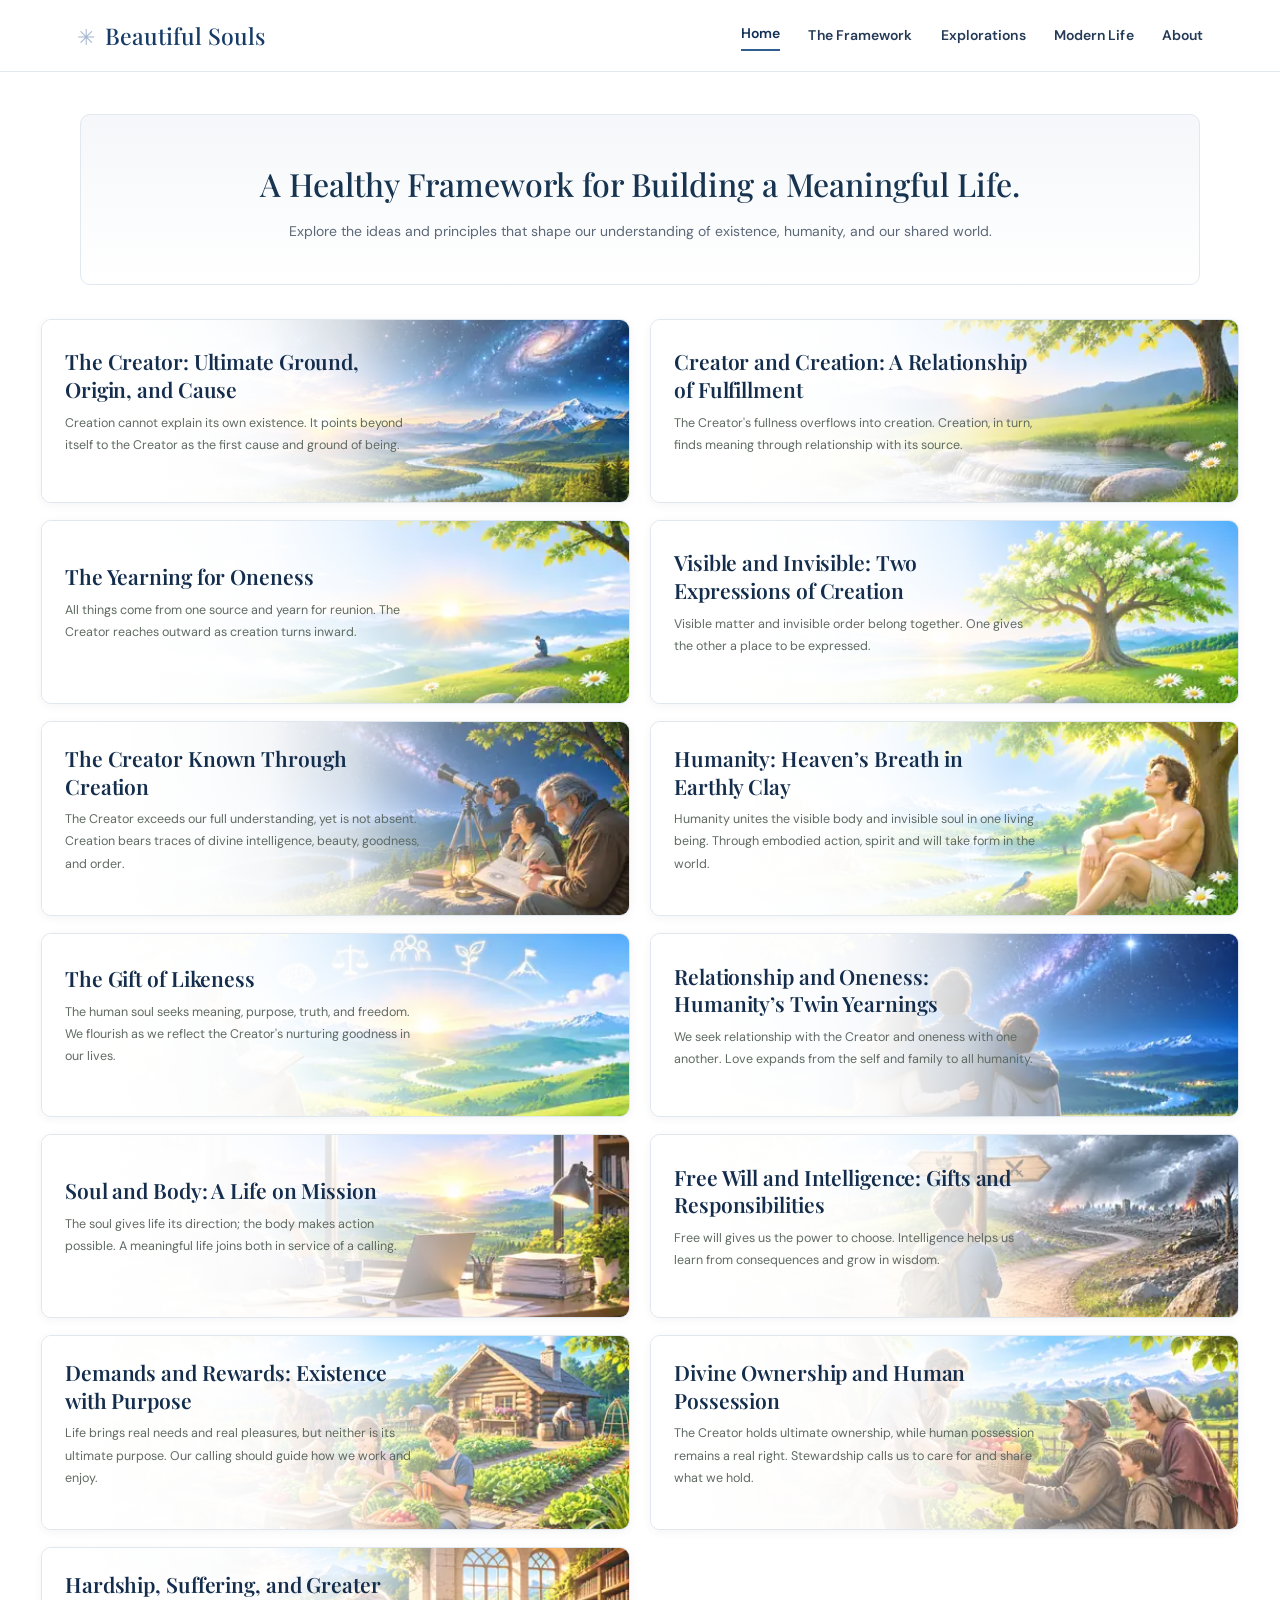
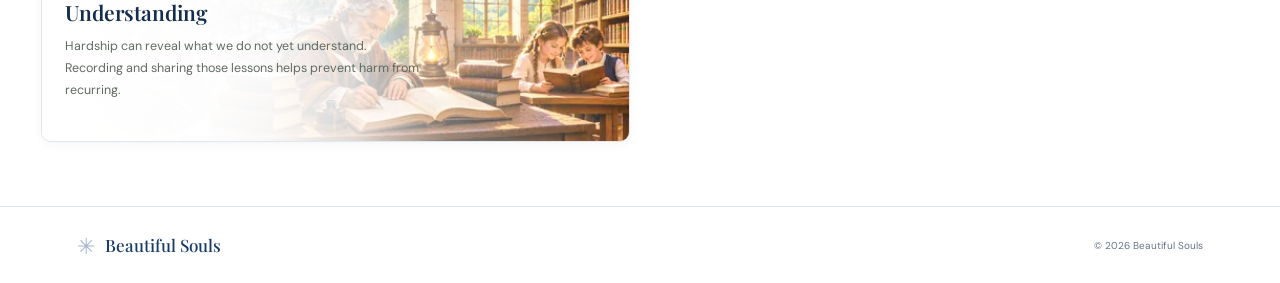
<file: index.html>
<!doctype html>
<html lang="en">
<head>
  <meta charset="utf-8">
  <meta name="viewport" content="width=device-width, initial-scale=1">
  <meta name="theme-color" content="#ffffff">
  <link rel="preconnect" href="https://fonts.googleapis.com">
  <link rel="preconnect" href="https://fonts.gstatic.com" crossorigin>
  <link href="https://fonts.googleapis.com/css2?family=DM+Sans:wght@400;500;600;700&family=Playfair+Display:ital,wght@0,500;0,600;1,500&display=swap" rel="stylesheet">
  <link rel="stylesheet" href="assets/styles/site.css?v=9">
  <meta name="description" content="Explore thirteen foundational themes on the Creator, humanity, meaning, relationship, responsibility, and our shared world.">
  <title>Beautiful Souls</title>
</head>
<body>
  <header class="site-header" id="top">
    <a class="brand" href="index.html" aria-label="Beautiful Souls home"><span class="brand-mark" aria-hidden="true">✳</span><span>Beautiful Souls</span></a>
    <button class="menu-toggle" aria-label="Open navigation" aria-expanded="false" aria-controls="site-navigation">☰</button>
    <nav class="nav" id="site-navigation">
      <a href="index.html">Home</a><a href="framework.html">The Framework</a><a href="explorations.html">Explorations</a><a href="modern-life.html">Modern Life</a><a href="about.html">About</a>
    </nav>
  </header>
  <main class="home-highlights">
    <section class="home-intro" aria-labelledby="home-intro-title">
      <h2 id="home-intro-title">A Healthy Framework for Building a Meaningful Life.</h2>
      <p>Explore the ideas and principles that shape our understanding of existence, humanity, and our shared world.</p>
    </section>
    <div class="highlight-grid" id="highlight-grid" aria-live="polite" aria-busy="true"></div>
  </main>
  <footer class="site-footer">
    <a class="brand" href="index.html"><span class="brand-mark" aria-hidden="true">✳</span>Beautiful Souls</a>
    <span>© <span data-year></span> Beautiful Souls</span>
  </footer>
  <script src="assets/scripts/site.js"></script>
  <script src="assets/scripts/homepage.js?v=1"></script>
</body>
</html>
</file>
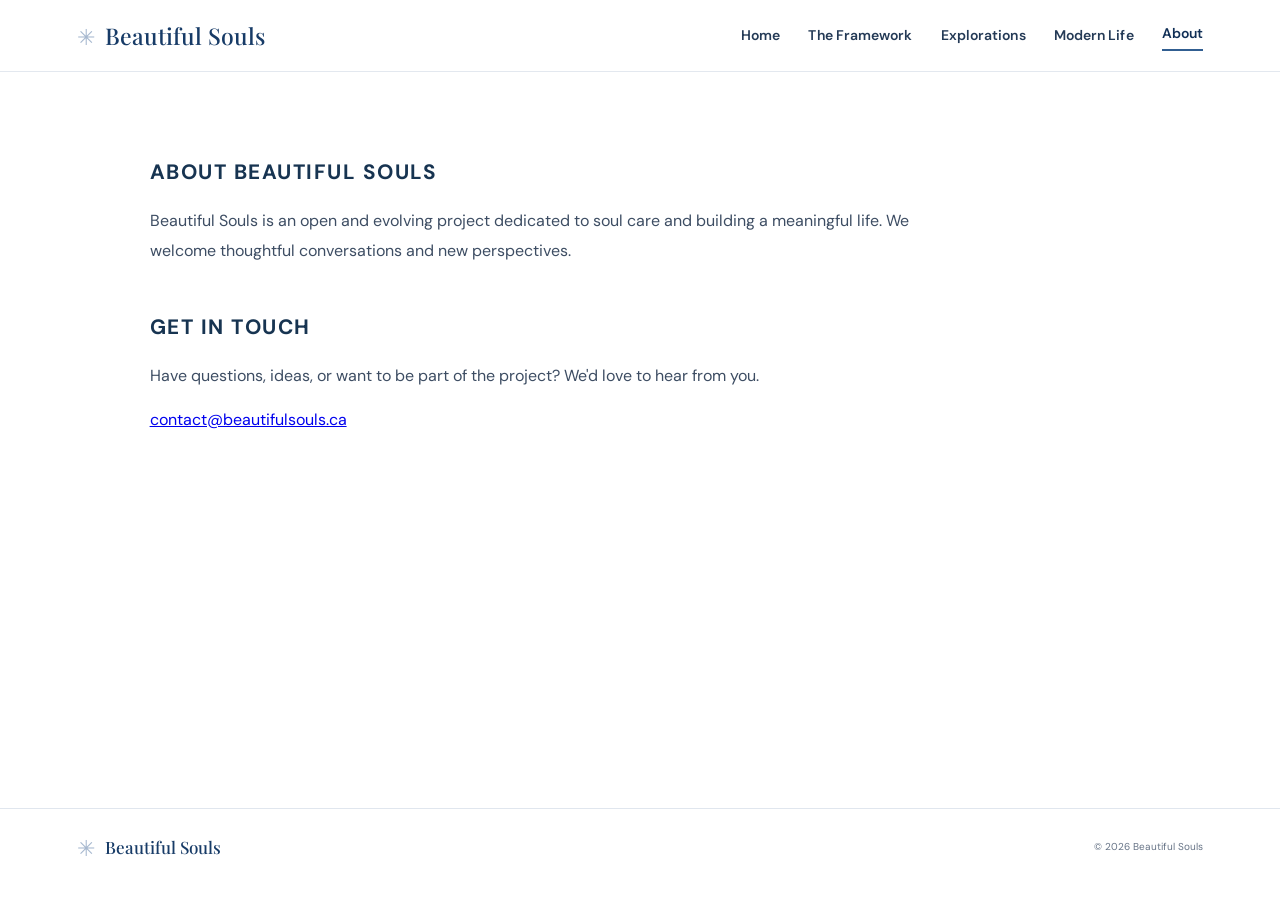
<file: about.html>
<!doctype html>
<html lang="en">
<head>
  <meta charset="utf-8"><meta name="viewport" content="width=device-width, initial-scale=1"><meta name="theme-color" content="#f4f0e7">
  <link rel="preconnect" href="https://fonts.googleapis.com"><link rel="preconnect" href="https://fonts.gstatic.com" crossorigin>
  <link href="https://fonts.googleapis.com/css2?family=DM+Sans:wght@400;500;600;700&family=Playfair+Display:ital,wght@0,500;0,600;1,500&display=swap" rel="stylesheet"><link rel="stylesheet" href="assets/styles/site.css?v=9">
  <meta name="description" content="Beautiful Souls is an evolving project devoted to caring for the soul and building a meaningful life."><title>About | Beautiful Souls</title>
</head>
<body>
<header class="site-header" id="top">
  <a class="brand" href="index.html" aria-label="Beautiful Souls home"><span class="brand-mark" aria-hidden="true">✳</span><span>Beautiful Souls</span></a>
  <button class="menu-toggle" aria-label="Open navigation" aria-expanded="false" aria-controls="site-navigation">☰</button>
  <nav class="nav" id="site-navigation"><a href="index.html">Home</a><a href="framework.html">The Framework</a><a href="explorations.html">Explorations</a><a href="modern-life.html">Modern Life</a><a href="about.html">About</a></nav>
</header>
<main class="simple-page">
  <section class="simple-page-content">
    <h1 class="simple-page-title">ABOUT BEAUTIFUL SOULS</h1>
    <p class="simple-page-body">Beautiful Souls is an open and evolving project dedicated to soul care and building a meaningful life. We welcome thoughtful conversations and new perspectives.</p>
    <section class="about-contact" aria-labelledby="about-contact-title" style="margin-top:48px">
      <h2 class="simple-page-title" id="about-contact-title">GET IN TOUCH</h2>
      <p class="simple-page-body">Have questions, ideas, or want to be part of the project? We'd love to hear from you.</p>
      <p class="simple-page-body" style="margin-top:14px"><a href="mailto:contact@beautifulsouls.ca">contact@beautifulsouls.ca</a></p>
    </section>
  </section>
</main>
<footer class="site-footer"><a class="brand" href="index.html"><span class="brand-mark" aria-hidden="true">✳</span>Beautiful Souls</a><span>© <span data-year></span> Beautiful Souls</span></footer>
<script src="assets/scripts/site.js"></script>
</body>
</html>
</file>
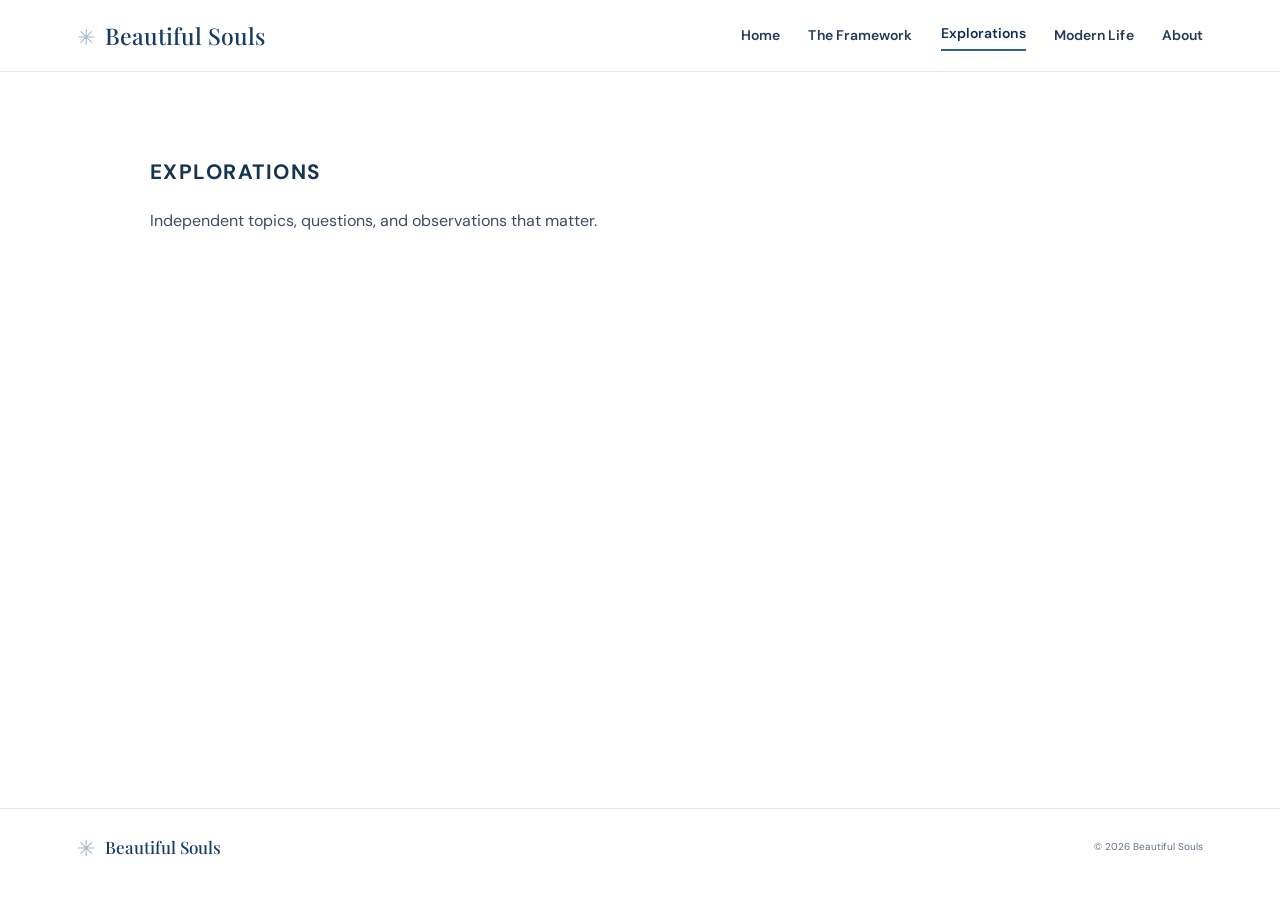
<file: explorations.html>
<!doctype html>
<html lang="en">
<head>
  <meta charset="utf-8"><meta name="viewport" content="width=device-width, initial-scale=1"><meta name="theme-color" content="#f4f0e7">
  <link rel="preconnect" href="https://fonts.googleapis.com"><link rel="preconnect" href="https://fonts.gstatic.com" crossorigin>
  <link href="https://fonts.googleapis.com/css2?family=DM+Sans:wght@400;500;600;700&family=Playfair+Display:ital,wght@0,500;0,600;1,500&display=swap" rel="stylesheet"><link rel="stylesheet" href="assets/styles/site.css?v=9">
  <meta name="description" content="Independent topics, questions, and observations that matter."><title>Explorations | Beautiful Souls</title>
</head>
<body>
<header class="site-header" id="top">
  <a class="brand" href="index.html" aria-label="Beautiful Souls home"><span class="brand-mark" aria-hidden="true">✳</span><span>Beautiful Souls</span></a>
  <button class="menu-toggle" aria-label="Open navigation" aria-expanded="false" aria-controls="site-navigation">☰</button>
  <nav class="nav" id="site-navigation"><a href="index.html">Home</a><a href="framework.html">The Framework</a><a href="explorations.html">Explorations</a><a href="modern-life.html">Modern Life</a><a href="about.html">About</a></nav>
</header>
<main class="simple-page">
  <section class="simple-page-content">
    <h1 class="simple-page-title">EXPLORATIONS</h1>
    <p class="simple-page-body">Independent topics, questions, and observations that matter.</p>
  </section>
</main>
<footer class="site-footer"><a class="brand" href="index.html"><span class="brand-mark" aria-hidden="true">✳</span>Beautiful Souls</a><span>© <span data-year></span> Beautiful Souls</span></footer>
<script src="assets/scripts/site.js"></script>
</body>
</html>
</file>
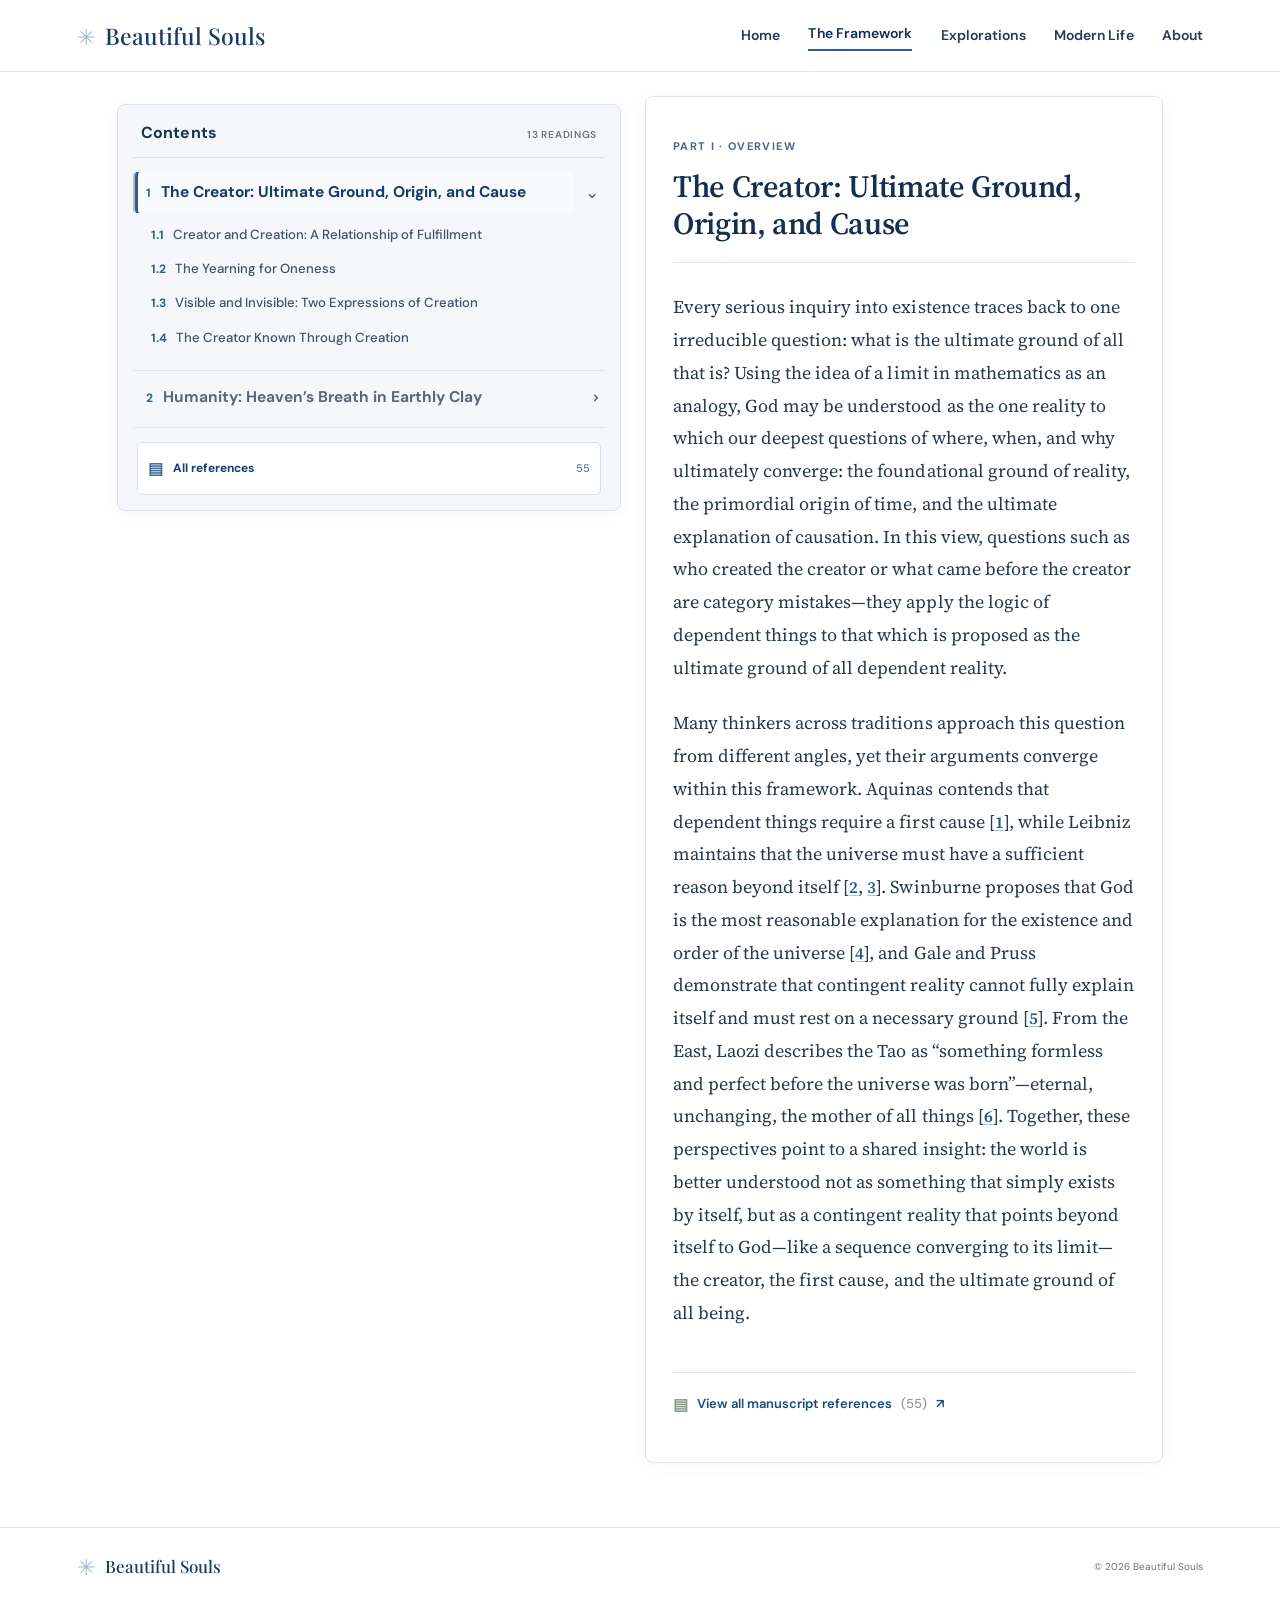
<file: framework.html>
<!doctype html>
<html lang="en">
<head>
  <meta charset="utf-8">
  <meta name="viewport" content="width=device-width, initial-scale=1">
  <meta name="theme-color" content="#f4f0e7">
  <link rel="preconnect" href="https://fonts.googleapis.com">
  <link rel="preconnect" href="https://fonts.gstatic.com" crossorigin>
  <link href="https://fonts.googleapis.com/css2?family=DM+Sans:wght@400;500;600;700&family=Playfair+Display:ital,wght@0,500;0,600;1,500&family=Source+Serif+4:opsz,wght@8..60,400;8..60,500;8..60,600;8..60,700&display=swap" rel="stylesheet">
  <link rel="stylesheet" href="assets/styles/site.css?v=15">
  <meta name="description" content="Read the original essays in the Beautiful Souls framework with expandable contents and inline references.">
  <title>The Framework | Beautiful Souls</title>
  </head>
<body>
  <header class="site-header" id="top">
    <a class="brand" href="index.html" aria-label="Beautiful Souls home"><span class="brand-mark" aria-hidden="true">✳</span><span>Beautiful Souls</span></a>
    <button class="menu-toggle" aria-label="Open navigation" aria-expanded="false" aria-controls="site-navigation">☰</button>
    <nav class="nav" id="site-navigation">
      <a href="index.html">Home</a><a href="framework.html">The Framework</a><a href="explorations.html">Explorations</a><a href="modern-life.html">Modern Life</a><a href="about.html">About</a>
    </nav>
  </header>
  <main class="framework-shell">
    
    <div class="framework-workspace">
      <aside class="reader-aside" aria-label="Framework contents">
        <div class="toc-header"><span class="toc-heading">Contents</span><span class="toc-count">13 readings</span></div>
        <nav id="reader-toc" class="reader-toc" aria-label="Framework sections"></nav>
        <a class="references-nav-link" href="references.html"><span aria-hidden="true">▤</span><span>All references</span><span class="references-count">55</span></a>
      </aside>
      <article class="reader-article" aria-live="polite">
        <div class="reader-meta" id="reader-meta">PART I</div>
        <h1 id="reader-title">The Creator: Ultimate Ground, Origin, and Cause</h1>
        <div class="reader-rule"></div>
        <div id="reader-body" class="essay-body">
          <p>Every serious inquiry into existence traces back to one irreducible question: what is the ultimate ground of all that is? Using the idea of a limit in mathematics as an analogy, God may be understood as the one reality to which our deepest questions of where, when, and why ultimately converge: the foundational ground of reality, the primordial origin of time, and the ultimate explanation of causation. In this view, questions such as who created the creator or what came before the creator are category mistakes—they apply the logic of dependent things to that which is proposed as the ultimate ground of all dependent reality.</p>
          <p>Many thinkers across traditions approach this question from different angles, yet their arguments converge within this framework. Aquinas contends that dependent things require a first cause [<a class="citation" href="references.html#ref-1" aria-label="Reference 1">1</a>], while Leibniz maintains that the universe must have a sufficient reason beyond itself [<a class="citation" href="references.html#ref-2" aria-label="Reference 2">2</a>, <a class="citation" href="references.html#ref-3" aria-label="Reference 3">3</a>]. Swinburne proposes that God is the most reasonable explanation for the existence and order of the universe [<a class="citation" href="references.html#ref-4" aria-label="Reference 4">4</a>], and Gale and Pruss demonstrate that contingent reality cannot fully explain itself and must rest on a necessary ground [<a class="citation" href="references.html#ref-5" aria-label="Reference 5">5</a>]. From the East, Laozi describes the Tao as “something formless and perfect before the universe was born”—eternal, unchanging, the mother of all things [<a class="citation" href="references.html#ref-6" aria-label="Reference 6">6</a>]. Together, these perspectives point to a shared insight: the world is better understood not as something that simply exists by itself, but as a contingent reality that points beyond itself to God—like a sequence converging to its limit—the creator, the first cause, and the ultimate ground of all being.</p>
        </div>
        <div class="reader-endnote"><a href="references.html"><span aria-hidden="true">▤</span> View all manuscript references <span class="endnote-count">(55)</span><span aria-hidden="true">↗</span></a></div>
      </article>
    </div>
  </main>
  <footer class="site-footer">
    <a class="brand" href="index.html"><span class="brand-mark" aria-hidden="true">✳</span>Beautiful Souls</a>
    <span>© <span data-year></span> Beautiful Souls</span>
  </footer>
  <script src="assets/scripts/site.js"></script>
  <script src="assets/scripts/framework-reader.js?v=4"></script>
</body>
</html>
</file>
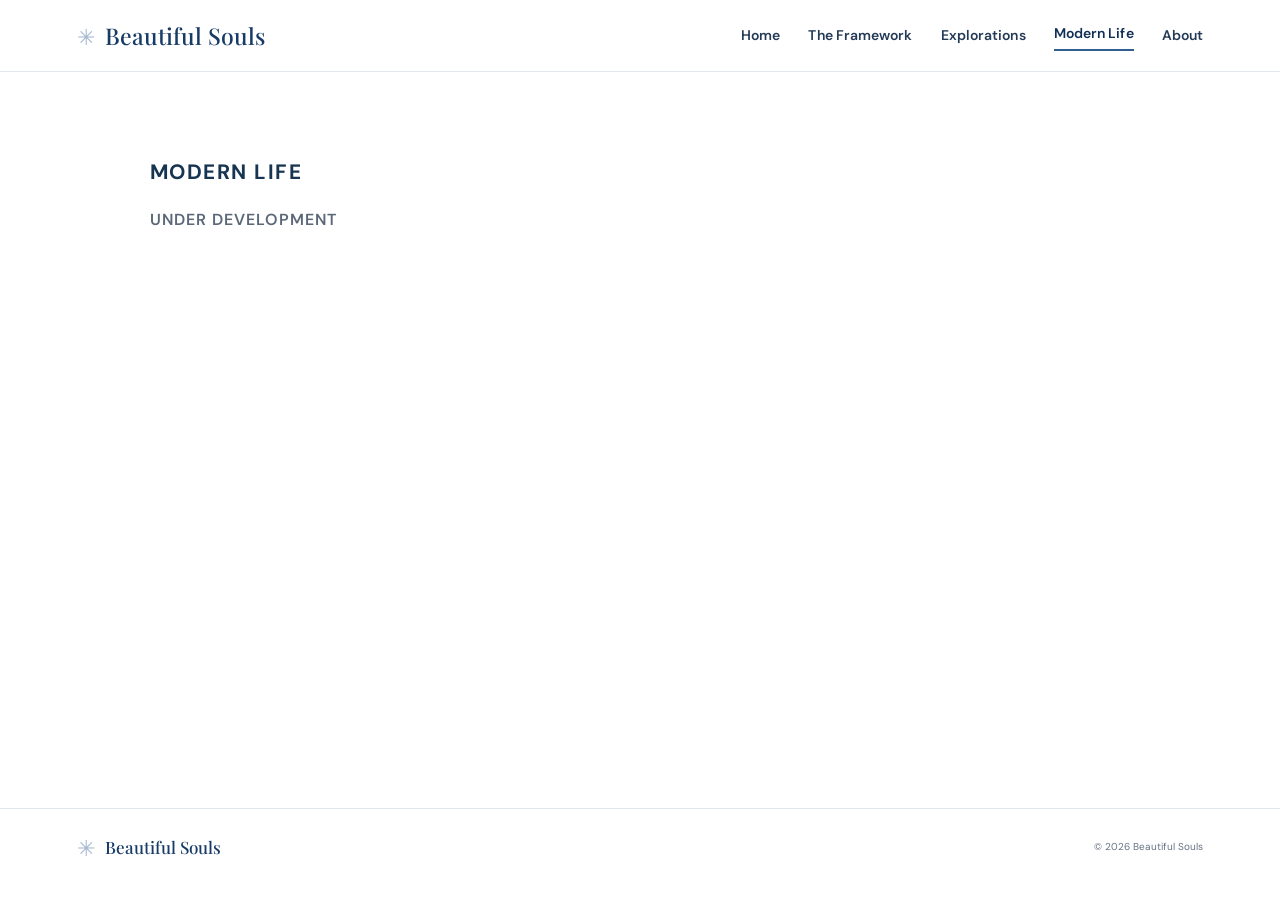
<file: modern-life.html>
<!doctype html>
<html lang="en">
<head>
  <meta charset="utf-8"><meta name="viewport" content="width=device-width, initial-scale=1"><meta name="theme-color" content="#f4f0e7">
  <link rel="preconnect" href="https://fonts.googleapis.com"><link rel="preconnect" href="https://fonts.gstatic.com" crossorigin>
  <link href="https://fonts.googleapis.com/css2?family=DM+Sans:wght@400;500;600;700&family=Playfair+Display:ital,wght@0,500;0,600;1,500&display=swap" rel="stylesheet"><link rel="stylesheet" href="assets/styles/site.css?v=9">
  <meta name="description" content="Modern Life — Beautiful Souls."><title>Modern Life | Beautiful Souls</title>
</head>
<body>
<header class="site-header" id="top">
  <a class="brand" href="index.html" aria-label="Beautiful Souls home"><span class="brand-mark" aria-hidden="true">✳</span><span>Beautiful Souls</span></a>
  <button class="menu-toggle" aria-label="Open navigation" aria-expanded="false" aria-controls="site-navigation">☰</button>
  <nav class="nav" id="site-navigation"><a href="index.html">Home</a><a href="framework.html">The Framework</a><a href="explorations.html">Explorations</a><a href="modern-life.html">Modern Life</a><a href="about.html">About</a></nav>
</header>
<main class="simple-page" aria-label="Modern Life">
  <section class="simple-page-content">
    <h1 class="simple-page-title">MODERN LIFE</h1>
    <p class="simple-page-status">UNDER DEVELOPMENT</p>
  </section>
</main>
<footer class="site-footer"><a class="brand" href="index.html"><span class="brand-mark" aria-hidden="true">✳</span>Beautiful Souls</a><span>© <span data-year></span> Beautiful Souls</span></footer>
<script src="assets/scripts/site.js"></script>
</body>
</html>
</file>
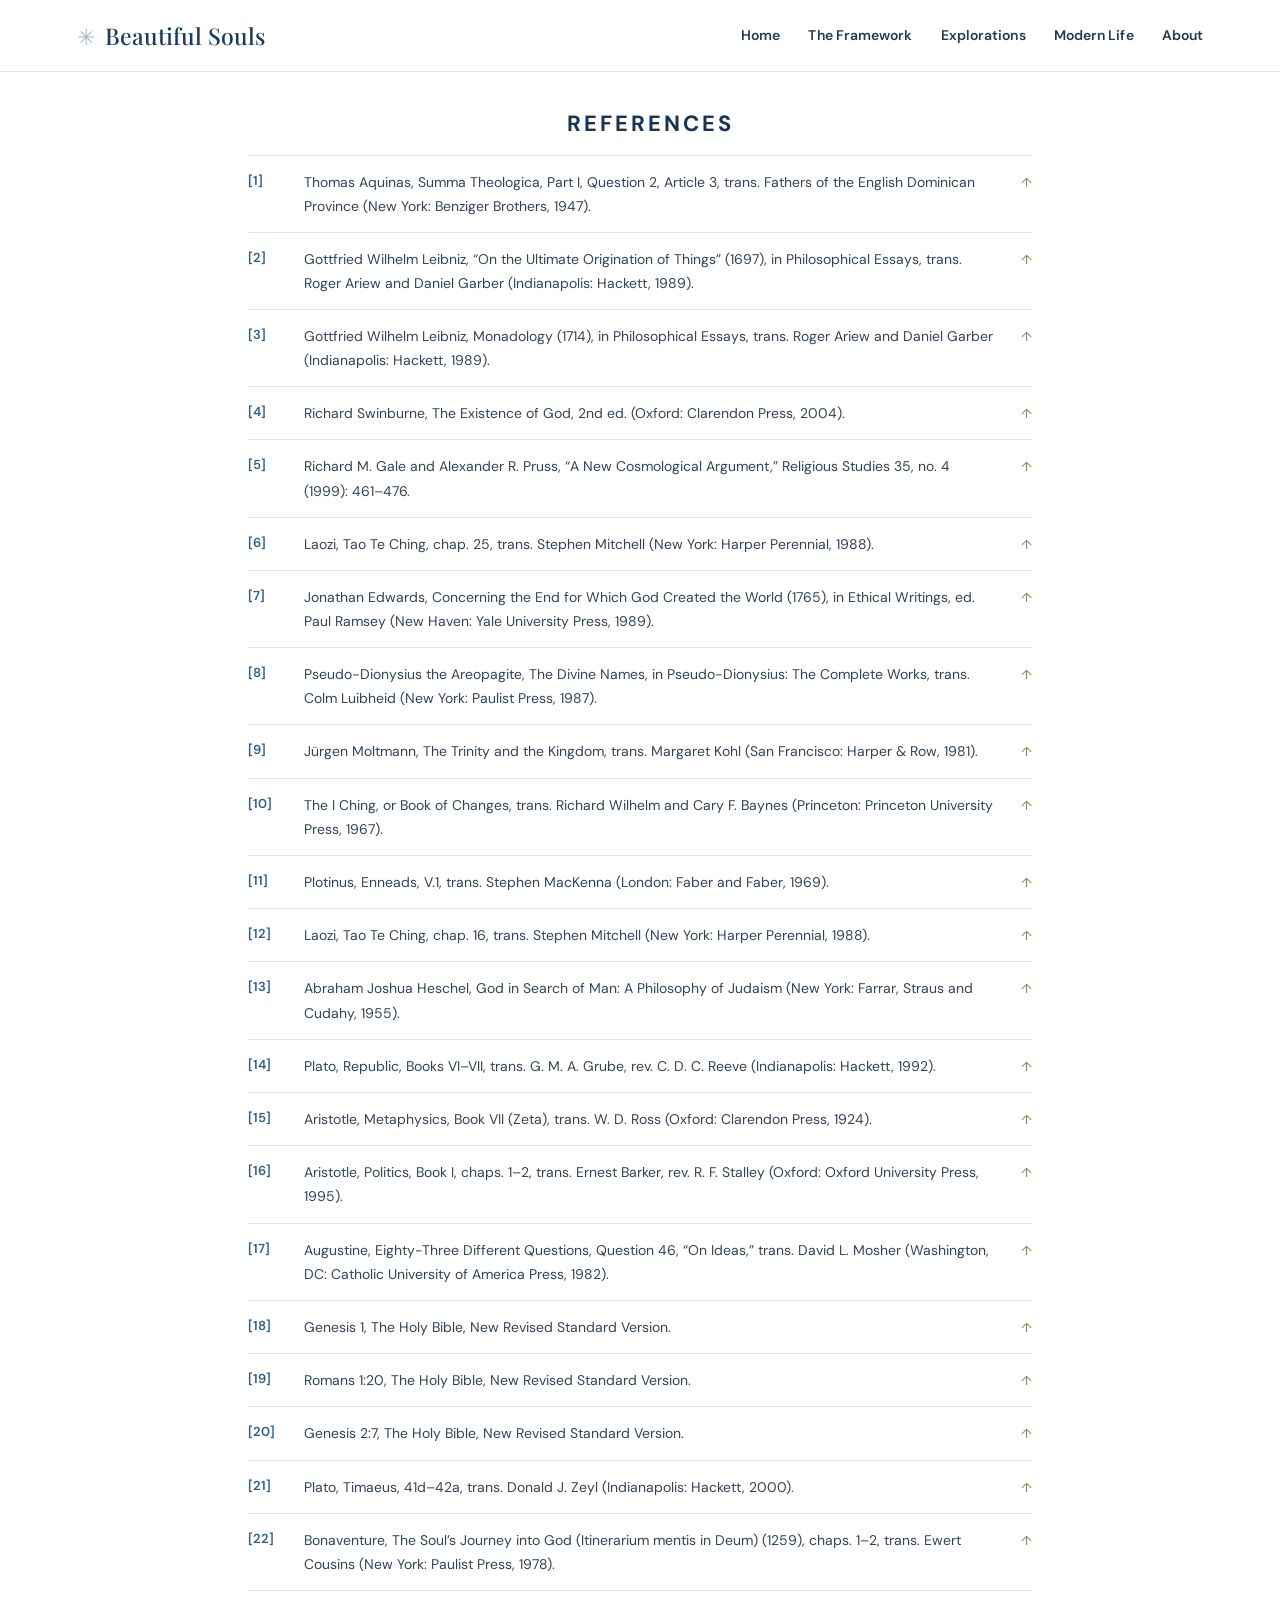
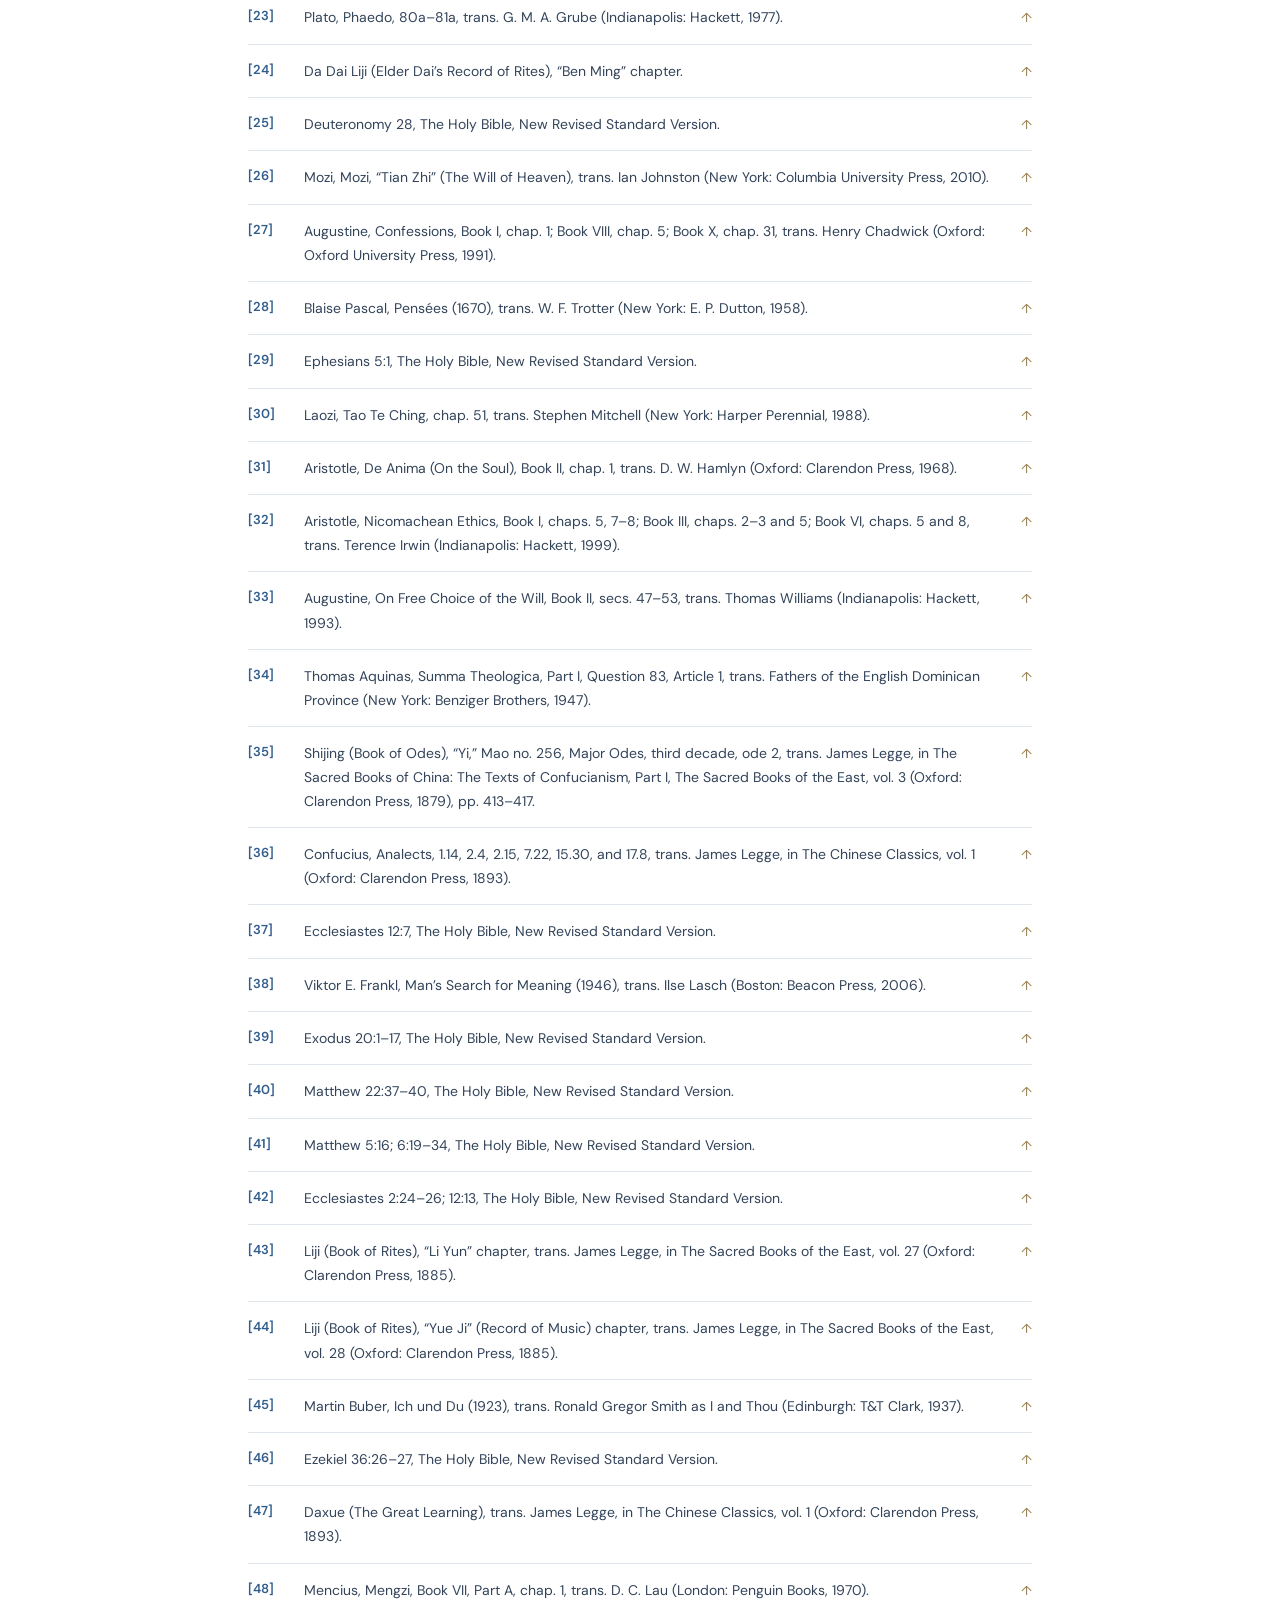
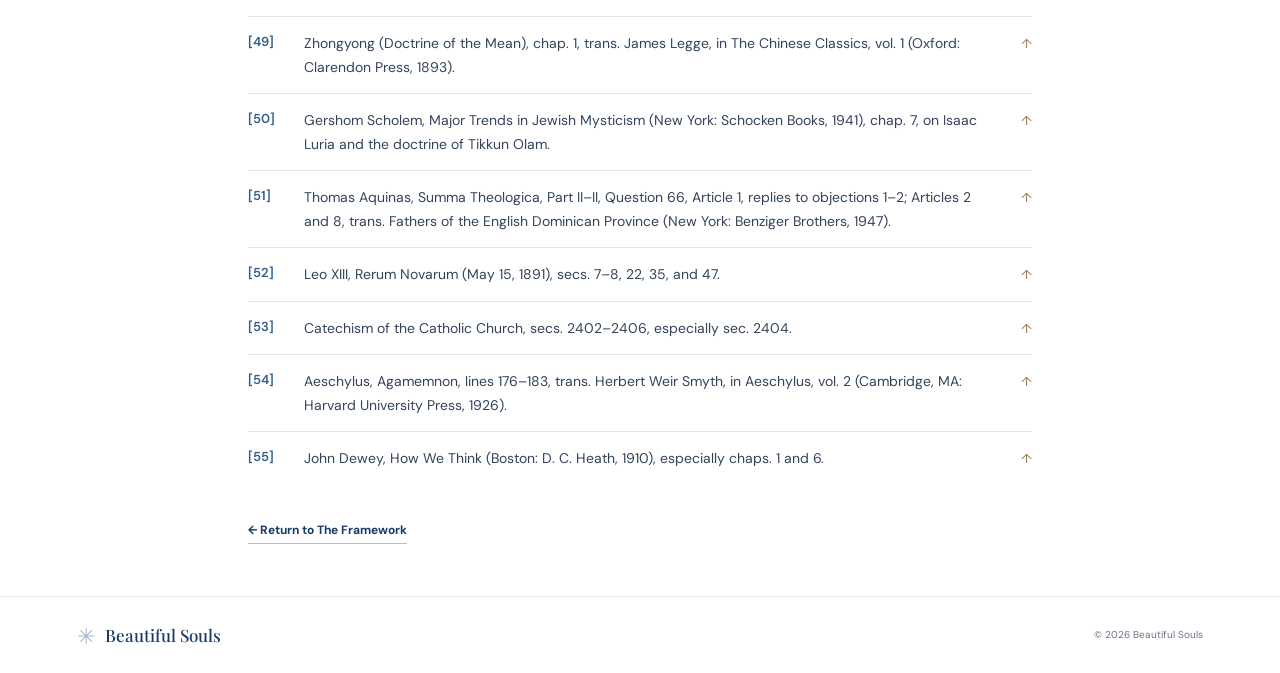
<file: references.html>
<!doctype html><html lang="en"><head><meta charset="utf-8"><meta name="viewport" content="width=device-width, initial-scale=1"><meta name="theme-color" content="#f4f0e7"><link rel="preconnect" href="https://fonts.googleapis.com"><link rel="preconnect" href="https://fonts.gstatic.com" crossorigin><link href="https://fonts.googleapis.com/css2?family=DM+Sans:wght@400;500;600;700&family=Playfair+Display:ital,wght@0,500;0,600;1,500&display=swap" rel="stylesheet"><link rel="stylesheet" href="assets/styles/site.css?v=14"><meta name="description" content="The 55 references cited in the foundational Beautiful Souls manuscript."><title>References | Beautiful Souls</title><script defer src="assets/scripts/references.js?v=2"></script></head><body><header class="site-header" id="top"><a class="brand" href="index.html" aria-label="Beautiful Souls home"><span class="brand-mark" aria-hidden="true">✳</span><span>Beautiful Souls</span></a><button class="menu-toggle" aria-label="Open navigation" aria-expanded="false" aria-controls="site-navigation">☰</button><nav class="nav" id="site-navigation"><a href="index.html">Home</a><a href="framework.html">The Framework</a><a href="explorations.html">Explorations</a><a href="modern-life.html">Modern Life</a><a href="about.html">About</a></nav></header><main><section class="references-wrap section-wrap"><h1 class="references-heading">REFERENCES</h1><ol id="bibliography" class="bibliography"></ol><a class="text-link" href="framework.html">← Return to The Framework</a></section></main><footer class="site-footer"><a class="brand" href="index.html"><span class="brand-mark" aria-hidden="true">✳</span>Beautiful Souls</a><span>© <span data-year></span> Beautiful Souls</span></footer><script src="assets/scripts/site.js"></script></body></html>
</file>
<file: assets/styles/site.css>
*{box-sizing:border-box} :root{--paper:#ffffff;--paper2:#f4f7fb;--ink:#1d2f49;--muted:#5c6878;--green:#173b67;--green-deep:#102c50;--gold:#aebfd5;--line:#dfe5ed;--white:#ffffff;--soft:#f5f7fa}html{scroll-behavior:smooth}body{margin:0;background:var(--paper);color:var(--ink);font-family:'DM Sans',sans-serif;line-height:1.72;-webkit-font-smoothing:antialiased}.site-header{height:82px;display:flex;align-items:center;justify-content:space-between;padding:0 clamp(22px,6vw,94px);border-bottom:1px solid var(--line);background:rgba(244,240,231,.96);position:sticky;top:0;z-index:20;backdrop-filter:blur(14px)}.brand{display:flex;align-items:center;gap:10px;color:var(--green);font:500 21px 'Playfair Display',serif;text-decoration:none;white-space:nowrap}.brand-mark{font-size:22px;color:var(--gold)}.nav{display:flex;align-items:center;gap:clamp(18px,3vw,38px)}.nav a{font-size:12px;color:var(--muted);text-decoration:none;transition:color .2s}.nav a:hover,.nav a.active{color:var(--green)}.nav a.active{box-shadow:inset 0 -1px var(--gold);padding-bottom:6px}.menu-toggle{display:none;border:0;background:none;color:var(--green);font-size:24px;padding:6px}.eyebrow{margin:0 0 20px;color:#927b4e;font-size:10px;line-height:1.5;letter-spacing:2.1px;font-weight:700}.home-hero{min-height:610px;display:grid;grid-template-columns:1.05fr .95fr;align-items:center;gap:6vw;padding:72px clamp(24px,8vw,120px) 82px;overflow:hidden}.hero-copy{max-width:610px}.home-hero h1,.page-hero h1{font:500 clamp(44px,5.5vw,76px)/1.1 'Playfair Display',serif;letter-spacing:-1.7px;color:var(--green);margin:0 0 25px}.home-hero h1 em,.page-hero h1 em{color:#9a8051;font-weight:500}.hero-lede{max-width:510px;color:#58665d;font-size:17px;line-height:1.9;margin:0 0 34px}.button{display:inline-flex;align-items:center;gap:24px;padding:14px 20px;background:var(--green);color:white;text-decoration:none;font-size:12px;font-weight:600;letter-spacing:.2px;transition:background .2s,transform .2s}.button:hover{background:var(--green-deep);transform:translateY(-1px)}.hero-art{height:420px;position:relative;overflow:hidden;isolation:isolate;background:linear-gradient(180deg,#253c4a 0%,#788c86 45%,#c7b38f 100%);border-radius:48% 48% 3px 3px/40% 40% 3px 3px;box-shadow:0 22px 60px rgba(47,61,49,.12)}.hero-art:after{content:'';position:absolute;inset:0;background:linear-gradient(120deg,rgba(255,255,255,.04),transparent 50%,rgba(22,42,36,.14));z-index:3}.sun{position:absolute;width:128px;height:128px;border-radius:50%;background:#e9d7ae;top:22%;left:42%;box-shadow:0 0 80px rgba(237,214,169,.62)}.horizon{position:absolute;left:0;right:0;top:62%;height:1px;background:rgba(255,245,222,.7)}.land{position:absolute;left:-12%;width:130%;height:53%;border-radius:50% 50% 0 0}.land-back{bottom:-19%;background:#526e60;transform:rotate(-7deg)}.land-front{bottom:-29%;left:18%;background:#304f42;transform:rotate(8deg)}.art-caption{position:absolute;z-index:4;bottom:23px;left:28px;color:#f7efe0;font:italic 16px 'Playfair Display',serif}.section-wrap{padding:88px clamp(24px,10vw,150px)}.intro{text-align:center;border-top:1px solid var(--line);padding-top:92px;padding-bottom:86px}.intro h2,.section-heading h2,.home-invitation blockquote,.page-hero h2{font:500 clamp(31px,3.4vw,46px)/1.22 'Playfair Display',serif;color:var(--green);margin:0 0 20px}.measure{max-width:780px;margin:0 auto;color:var(--muted);font-size:15px;line-height:1.95}.intro .text-link{display:inline-block;margin-top:27px}.text-link{font-size:12px;font-weight:700;color:var(--green);text-decoration:none;border-bottom:1px solid rgba(182,154,98,.65);padding-bottom:5px}.text-link:hover{color:#8a7043}.highlights{padding-top:54px;padding-bottom:104px}.section-heading{text-align:center;margin-bottom:44px}.section-heading .measure{font-size:14px}.highlight-grid{display:grid;grid-template-columns:repeat(2,minmax(0,1fr));gap:0 52px}.highlight{padding:30px 0 32px;border-top:1px solid var(--line)}.highlight h3{font:500 24px/1.35 'Playfair Display',serif;color:var(--green);margin:0 0 11px}.highlight p{font-size:13px;line-height:1.9;color:var(--muted);margin:0;max-width:560px}.center-cta{text-align:center;margin-top:40px}.home-invitation{background:var(--paper2);text-align:center;padding:82px 24px}.home-invitation blockquote{max-width:850px;margin:0 auto 18px;font-style:italic;font-size:clamp(24px,3vw,37px)}.home-invitation>p:last-child{font-size:11px;color:var(--muted);letter-spacing:1px}.page-hero{text-align:center;padding:104px 22px 78px;background:linear-gradient(180deg,var(--soft),var(--paper))}.page-hero h1{font-size:clamp(40px,5vw,66px);margin-bottom:20px}.framework-content{padding-top:54px}.framework-part{padding:35px 0 50px;border-bottom:1px solid var(--line);scroll-margin-top:110px}.part-heading{margin-bottom:22px}.part-heading .eyebrow{margin-bottom:9px}.part-heading h2{font:500 clamp(27px,3vw,38px)/1.3 'Playfair Display',serif;color:var(--green);margin:0;max-width:900px}.part-opening-link,.section-links a{display:flex;align-items:center;gap:20px;text-decoration:none;color:var(--ink);padding:17px 18px;transition:background .2s}.part-opening-link{background:rgba(255,255,255,.38);border:1px solid var(--line);margin:28px 0 10px}.part-opening-link:hover,.section-links a:hover{background:rgba(255,255,255,.72)}.part-opening-link strong,.section-links strong{font:500 17px 'Playfair Display',serif;color:var(--green);flex:1}.entry-kicker{font-size:10px;letter-spacing:1.1px;color:#9a8051;text-transform:uppercase;min-width:82px}.part-opening-link>span:last-child,.entry-arrow{font-size:17px;color:var(--gold)}.section-links{list-style:none;margin:0;padding:0}.section-links li{border-bottom:1px solid rgba(216,208,193,.8)}.section-links a{padding:14px 18px}.section-links strong{font-size:16px}.framework-note{padding:44px 0 0;max-width:750px}.framework-note p:not(.eyebrow){font-size:13px;color:var(--muted);line-height:1.9}.framework-note .text-link{display:inline-block;margin-top:12px}.reader-shell{max-width:1440px;margin:0 auto;padding:30px clamp(20px,5vw,72px) 95px}.reader-breadcrumb{display:flex;gap:10px;align-items:center;color:#8b7958;font-size:11px;margin:5px 0 28px}.reader-breadcrumb a{color:var(--green);text-decoration:none}.reader-layout{display:grid;grid-template-columns:245px minmax(0,780px);gap:clamp(36px,6vw,90px);justify-content:center}.reader-aside{align-self:start;position:sticky;top:112px;max-height:calc(100vh - 140px);overflow:auto;padding:10px 0 20px}.reader-aside .eyebrow{margin-bottom:14px}.reader-toc a{display:block;padding:9px 11px;color:var(--muted);font-size:11px;line-height:1.55;text-decoration:none;border-left:2px solid transparent}.reader-toc a:hover,.reader-toc a.current{color:var(--green);background:rgba(255,255,255,.36);border-left-color:var(--gold)}.reader-toc .toc-part{font-size:10px;color:#9a8051;letter-spacing:1px;text-transform:uppercase;margin:16px 0 4px;padding:0 11px}.aside-link{display:inline-block;margin:20px 0 0 11px;color:var(--green);font-size:11px;text-decoration:none}.reader-article{min-width:0;background:rgba(255,253,248,.42);border:1px solid rgba(216,208,193,.75);padding:clamp(28px,5vw,64px) clamp(24px,5vw,68px) 45px}.reader-meta{font-size:10px;letter-spacing:1.3px;color:#997e4e;text-transform:uppercase;margin-bottom:14px}.reader-article h1{font:500 clamp(31px,4vw,48px)/1.2 'Playfair Display',serif;color:var(--green);margin:0 0 23px}.reader-rule{height:1px;background:var(--line);margin-bottom:23px}.essay-body{font-family:'Playfair Display',serif;font-size:17px;line-height:2.02;color:#38473e}.essay-body p{margin:0 0 22px}.citation{color:#987b48;text-decoration:none;font:600 11px 'DM Sans',sans-serif;vertical-align:super;padding:0 1px}.citation:hover{text-decoration:underline}.reader-endnote{border-top:1px solid var(--line);padding:22px 0 5px;margin-top:40px}.reader-endnote a{font-size:11px;color:var(--green);text-decoration:none}.book-nav{display:grid;grid-template-columns:1fr 1fr;gap:12px;margin:10px 0 35px}.book-nav-inner{display:grid;grid-template-columns:1fr 1fr;gap:12px}.book-nav-link{min-height:68px;padding:12px 14px;border:1px solid var(--line);display:flex;flex-direction:column;justify-content:center;gap:4px;text-decoration:none;background:rgba(255,255,255,.3)}.book-nav-link:hover{background:var(--white)}.book-nav-link.next{text-align:right}.book-nav-link strong{font:500 13px/1.35 'Playfair Display',serif;color:var(--green)}.book-nav-link span{font-size:9px;letter-spacing:1px;color:#9a8051;text-transform:uppercase}.book-nav-link.muted{opacity:.55}.book-nav-bottom{margin-top:30px;margin-bottom:0}.reader-article.part-opening .reader-meta{font-size:11px}.reader-article.part-opening h1{font-size:clamp(34px,4.5vw,52px)}.empty-state{text-align:center;max-width:800px;margin:0 auto;padding-top:55px;padding-bottom:130px}.quiet-mark{color:var(--gold);font:36px 'Playfair Display',serif;margin-bottom:20px}.empty-state h2,.modern-opening h2{font:500 clamp(28px,3vw,39px)/1.3 'Playfair Display',serif;color:var(--green);margin:0 auto 18px}.empty-state p:not(.eyebrow){max-width:550px;margin:0 auto;color:var(--muted);font-size:14px}.modern-opening{text-align:center;border-top:1px solid var(--line);padding-top:76px}.modern-opening .eyebrow{margin-bottom:12px}.modern-opening .measure{margin:0 auto 23px}.status{display:inline-block;padding:5px 11px;border:1px solid #c9b58c;color:#8a754c;letter-spacing:.8px;text-transform:uppercase;font-size:9px;font-weight:700}.about-hero{padding-bottom:58px}.about-hero h1{font-size:clamp(37px,5vw,62px)}.about-statement{max-width:940px;padding-top:68px;padding-bottom:130px}.about-statement p{color:var(--muted);font:400 17px/2 'DM Sans',sans-serif;margin:0 0 21px}.about-statement .about-lead{font:500 clamp(25px,3vw,38px)/1.55 'Playfair Display',serif;color:var(--green)}.about-statement em{color:#91784a;font-style:normal}.about-statement strong{color:var(--green);font-weight:600}.references-wrap{max-width:1000px}.bibliography{list-style:none;margin:0 0 45px;padding:0;counter-reset:refs}.bibliography li{display:grid;grid-template-columns:42px 1fr 26px;gap:10px;border-top:1px solid var(--line);padding:16px 0;font-size:13px;line-height:1.8;color:var(--muted)}.ref-number{color:#9a8051;font-size:11px;padding-top:3px}.back-to-top{text-align:right;color:#998052;text-decoration:none;font-size:11px}.site-footer{border-top:1px solid var(--line);padding:27px clamp(22px,6vw,94px);display:flex;align-items:center;justify-content:space-between;gap:20px;color:var(--muted);font-size:10px}.site-footer .brand{font-size:17px}.footer-tagline{margin-left:auto;margin-right:auto}.no-script{font-size:13px;color:var(--muted)}
@media(max-width:820px){.site-header{height:72px}.menu-toggle{display:block}.nav{display:none;position:absolute;top:71px;left:0;right:0;padding:20px 25px 24px;background:var(--paper);border-bottom:1px solid var(--line);flex-direction:column;align-items:flex-start;gap:17px}.nav.open{display:flex}.nav a{font-size:13px}.home-hero{grid-template-columns:1fr;padding-top:63px;gap:48px}.hero-art{height:340px;max-width:600px;width:100%;margin:0 auto}.highlight-grid{gap:0 30px}.reader-layout{grid-template-columns:1fr;gap:25px}.reader-aside{position:static;max-height:none;overflow:visible;border-bottom:1px solid var(--line);padding-bottom:15px}.reader-toc{display:grid;grid-template-columns:repeat(2,minmax(0,1fr));gap:2px 8px}.reader-toc .toc-part{grid-column:1/-1}.reader-article{max-width:780px;margin:0 auto;width:100%}.reader-breadcrumb{margin-bottom:18px}.footer-tagline{margin:0}}
@media(max-width:560px){.home-hero{padding:54px 23px 66px}.home-hero h1{font-size:45px}.hero-lede{font-size:15px}.hero-art{height:270px}.section-wrap{padding:66px 24px}.intro{padding-top:65px;padding-bottom:66px}.highlights{padding-top:34px;padding-bottom:76px}.highlight-grid{grid-template-columns:1fr}.highlight{padding:24px 0}.highlight h3{font-size:22px}.page-hero{padding:77px 22px 60px}.page-hero h1{font-size:42px}.framework-content{padding-top:32px}.framework-part{padding:28px 0 35px}.part-opening-link,.section-links a{gap:10px;padding-left:12px;padding-right:12px}.entry-kicker{min-width:58px;font-size:9px}.part-opening-link strong,.section-links strong{font-size:14px}.reader-shell{padding:22px 13px 65px}.reader-toc{grid-template-columns:1fr}.reader-article{padding:27px 21px 28px}.reader-article h1{font-size:32px}.essay-body{font-size:16px;line-height:1.9}.book-nav,.book-nav-inner{gap:7px}.book-nav-link{padding:10px 9px}.book-nav-link strong{font-size:12px}.site-footer{flex-direction:column;align-items:flex-start;padding:24px}.footer-tagline{margin:0}.about-statement p{font-size:15px}}


/* Focused editorial layout: image-led highlights and documentation-style reading */
.home-highlights{max-width:1600px;margin:0 auto;padding:46px clamp(20px,4vw,62px) 76px}
.highlight-grid{display:grid;grid-template-columns:repeat(2,minmax(0,1fr));gap:20px 22px}
.highlight-card{display:grid;grid-template-columns:minmax(0,1fr) minmax(155px,38%);align-items:stretch;gap:22px;min-height:222px;padding:22px;background:rgba(255,253,248,.82);border:1px solid var(--line);border-radius:10px;box-shadow:0 5px 18px rgba(39,51,43,.035)}
.highlight-copy{display:flex;flex-direction:column;align-items:flex-start;justify-content:center;min-width:0}
.highlight-card h2{font:600 21px/1.32 'Playfair Display',serif;color:#2c3932;margin:0 0 10px;letter-spacing:-.15px}
.highlight-card p{font-size:12.5px;line-height:1.78;color:#5f6a62;margin:0 0 17px}
.highlight-card img{display:block;width:100%;height:100%;min-height:176px;max-height:205px;object-fit:cover;border-radius:6px;background:#e6e0d5}
.highlight-link{display:inline-flex;align-items:center;gap:16px;margin-top:auto;padding:10px 13px;background:var(--green);color:#fffdf8;border-radius:3px;text-decoration:none;font-size:10px;font-weight:700;letter-spacing:.2px;transition:background .18s,transform .18s}
.highlight-link:hover{background:var(--green-deep);transform:translateY(-1px)}
.highlight-link span{font-size:13px;line-height:1}

.framework-shell{max-width:1700px;margin:0 auto;padding:24px clamp(18px,3vw,48px) 76px}
.framework-shell .reader-breadcrumb{margin:0 0 16px;color:#7a847d;font-size:11px}
.framework-workspace{display:grid;grid-template-columns:310px minmax(0,1fr);gap:22px;align-items:start}
.reader-aside{position:sticky;top:104px;max-height:calc(100vh - 128px);overflow:auto;align-self:start;padding:19px 16px 15px;background:#f9f7f1;border:1px solid #dcd6ca;border-radius:8px;box-shadow:0 4px 16px rgba(39,51,43,.035)}
.toc-header{display:flex;align-items:baseline;justify-content:space-between;gap:12px;padding:0 7px 14px;border-bottom:1px solid #e2ddd3}
.toc-heading{font:600 18px/1.3 'Playfair Display',serif;color:#2b3931}
.toc-count{font-size:9px;letter-spacing:.8px;text-transform:uppercase;color:#92978f}
.reader-toc{padding-top:8px}
.toc-part-group{border-bottom:1px solid #e5e0d6;padding:5px 0 9px}
.toc-part-toggle{width:100%;display:grid;grid-template-columns:17px minmax(0,1fr);gap:5px;align-items:start;padding:8px 6px;border:0;border-radius:4px;background:transparent;text-align:left;cursor:pointer;color:#2f3e35}
.toc-part-toggle:hover{background:#f0ede5}
.toc-part-name{font-size:11px;line-height:1.5;font-weight:700}
.toc-chevron{font-size:16px;line-height:1.1;color:#8d9a8f;transform:rotate(-90deg);transition:transform .16s}
.toc-part-toggle[aria-expanded="true"] .toc-chevron{transform:rotate(0deg)}
.toc-part-items{padding:3px 0 1px 22px}
.toc-part-items[hidden]{display:none}
.toc-part-items a{display:block;margin:2px 0;padding:8px 9px;border-left:2px solid transparent;border-radius:3px;color:#67736b;text-decoration:none;font-size:10.5px;line-height:1.5;transition:background .16s,color .16s,border-color .16s}
.toc-part-items a:hover{background:#f0ede5;color:#304a3b}
.toc-part-items a.current{background:#e8eee8;border-left-color:#66816e;color:#263e30;font-weight:700}
.toc-part-items a.toc-opening{font-weight:600;color:#485b4c}
.references-nav-link{display:flex;align-items:center;gap:10px;margin:14px 4px 0;padding:12px 8px;border:1px solid #ddd7cb;border-radius:5px;background:#fffdf8;color:#415c49;text-decoration:none;font-size:11px;font-weight:700}
.references-nav-link:hover{background:#f2f0e8}
.references-nav-link>span:first-child{font-size:16px;color:#8b9a8c}
.references-count{margin-left:auto;color:#90978e;font-size:10px;font-weight:500}
.framework-workspace .reader-article{min-height:calc(100vh - 190px);padding:clamp(30px,4.8vw,68px) clamp(28px,5vw,78px) 38px;background:#fffdf8;border:1px solid #ded8cd;border-radius:8px;box-shadow:0 5px 22px rgba(39,51,43,.045)}
.reader-meta{font-family:'DM Sans',sans-serif;font-size:9px;letter-spacing:1.5px;color:#8b947e;font-weight:700;margin-bottom:13px}
.framework-workspace .reader-article h1{font:600 clamp(26px,2.7vw,38px)/1.3 'Playfair Display',serif;color:#26382f;letter-spacing:-.25px;margin:0 0 22px}
.framework-workspace .reader-rule{height:1px;background:#e2ddd4;margin:0 0 28px}
.essay-body{max-width:930px;font-family:'Playfair Display',serif;font-size:16px;line-height:1.95;color:#3f4b43}
.essay-body p{margin:0 0 22px}
.reader-endnote{margin-top:44px;padding:18px 0 0;border-top:1px solid #e2ddd4}
.reader-endnote a{display:flex;align-items:center;gap:9px;color:#405c47;text-decoration:none;font-size:11px;font-weight:700}
.reader-endnote a:hover{text-decoration:underline}
.reader-endnote a span:first-child{font-size:16px;color:#8a9a8d}
.reader-endnote .endnote-count{color:#92988f;font-weight:500}

.simple-page{max-width:1160px;min-height:calc(100vh - 164px);margin:0 auto;padding:70px clamp(24px,7vw,100px) 90px}
.simple-page-content{max-width:790px;padding:16px 0 0}
.simple-page .eyebrow{margin-bottom:17px}
.simple-description{max-width:780px;color:#5c695f;font-size:14px;line-height:1.9;margin:0}
.simple-note{margin-top:24px;color:#8b9188;font-size:12px}
.simple-page-empty{min-height:calc(100vh - 164px)}
.about-copy{max-width:820px;padding-top:16px}
.about-copy p:not(.eyebrow){margin:0;color:#536158;font-size:16px;line-height:2}
.site-footer{padding-top:23px;padding-bottom:23px}
.site-footer .brand{font-size:17px}

@media(max-width:1100px){
  .highlight-grid{gap:16px}
  .highlight-card{grid-template-columns:minmax(0,1fr) minmax(130px,34%);gap:16px;padding:18px}
  .highlight-card h2{font-size:19px}
  .highlight-card p{font-size:12px}
  .framework-workspace{grid-template-columns:280px minmax(0,1fr);gap:16px}
}
@media(max-width:850px){
  .home-highlights{padding:30px 22px 56px}
  .highlight-grid{grid-template-columns:1fr;gap:14px}
  .highlight-card{grid-template-columns:minmax(0,1fr) minmax(170px,34%);min-height:205px}
  .framework-shell{padding:20px 16px 60px}
  .framework-workspace{grid-template-columns:1fr;gap:16px}
  .reader-aside{position:static;max-height:390px;overflow:auto}
  .framework-workspace .reader-article{min-height:auto;padding:32px 28px}
  .essay-body{font-size:15.5px}
}
@media(max-width:560px){
  .highlight-card{grid-template-columns:1fr;gap:15px;padding:17px}
  .highlight-card img{grid-row:1;height:180px;min-height:180px;max-height:180px}
  .highlight-card h2{font-size:20px}
  .highlight-card p{font-size:12.5px}
  .highlight-link{font-size:10px}
  .framework-workspace .reader-article{padding:26px 20px}
  .framework-workspace .reader-article h1{font-size:27px}
  .reader-aside{max-height:350px}
  .simple-page{padding:50px 24px 65px}
  .about-copy p:not(.eyebrow){font-size:15px}
  .site-footer{flex-direction:row;align-items:center}
}

/* Readability pass: larger editorial text, clear contents and reliable reader fallback */
.site-header .brand{font-size:23px}
.site-header .nav a{font-size:13.5px}
.highlight-card h2{font-size:25px;line-height:1.3}
.highlight-title-link{color:inherit;text-decoration:none}
.highlight-title-link:hover{color:var(--green);text-decoration:underline;text-decoration-color:var(--gold);text-underline-offset:4px}
.highlight-title-link:focus-visible{outline:2px solid var(--green);outline-offset:4px;border-radius:2px}
.highlight-description{display:block;margin:0;color:#5f6a62;font-size:15.5px;line-height:1.78}
.framework-shell .reader-breadcrumb{font-size:13px}
.toc-heading{font-size:21px}
.toc-count{font-size:11px}
.toc-part-name{font-size:14px;line-height:1.5}
.toc-part-items a{font-size:13.5px;line-height:1.55;padding:9px 10px}
.references-nav-link{font-size:13px;padding:13px 10px}
.references-count{font-size:11px}
.reader-meta{font-size:11px;letter-spacing:1.6px}
.framework-workspace .reader-article h1{font-size:clamp(31px,2.8vw,43px);line-height:1.28}
.essay-body{font-size:18px;line-height:1.9;max-width:900px}
.essay-body p{margin-bottom:25px}
.reader-endnote a{font-size:13px}
.citation{font-size:12px}
.reader-status{margin-top:18px;padding:12px 14px;border-left:3px solid #b69a62;background:#f6f2e9;color:#675d4b;font:13px/1.6 'DM Sans',sans-serif}
.simple-description{font-size:15px}
.about-copy p:not(.eyebrow){font-size:17px}
@media(max-width:1100px){.highlight-card h2{font-size:23px}.highlight-description{font-size:15px}.essay-body{font-size:17.5px}.toc-part-name{font-size:13.5px}.toc-part-items a{font-size:13px}}
@media(max-width:850px){.highlight-card h2{font-size:23px}.highlight-description{font-size:15px}.framework-workspace .reader-article h1{font-size:clamp(29px,5vw,38px)}.essay-body{font-size:17.5px;line-height:1.85}.toc-part-name{font-size:14px}.toc-part-items a{font-size:13.5px}}
@media(max-width:560px){.site-header .brand{font-size:21px}.site-header .nav a{font-size:14px}.highlight-card h2{font-size:22px}.highlight-description{font-size:15px;line-height:1.75}.framework-shell .reader-breadcrumb{font-size:12px}.framework-workspace .reader-article h1{font-size:28px}.essay-body{font-size:16.5px;line-height:1.85}.toc-part-name{font-size:13.5px}.toc-part-items a{font-size:13px}}


/* White editorial palette and image-led homepage cards */
body{background:#fff;color:var(--ink)}
.site-header{background:rgba(255,255,255,.97);border-bottom:1px solid #e3e8ef}
.brand{color:#173b67}
.brand-mark{color:#a6b8cf}
.nav a{color:#596779}
.nav a.active{color:#174a87;box-shadow:inset 0 -2px #2f67aa}
.home-highlights{max-width:1600px;padding:42px clamp(20px,3.2vw,52px) 64px}
.highlight-grid{display:grid;grid-template-columns:repeat(2,minmax(0,1fr));gap:17px 20px}
.highlight-card{
 position:relative;isolation:isolate;display:flex;align-items:center;min-width:0;
 min-height:184px;padding:21px 23px;overflow:hidden;border:1px solid #e0e6ee;
 border-radius:9px;background:#fff;box-shadow:0 2px 8px rgba(28,46,69,.045)
}
.highlight-card::before{
 content:"";position:absolute;z-index:1;inset:0;
 background:linear-gradient(90deg,rgba(255,255,255,1) 0%,rgba(255,255,255,.99) 31%,
 rgba(255,255,255,.94) 43%,rgba(255,255,255,.78) 57%,rgba(255,255,255,.28) 76%,rgba(255,255,255,.04) 100%);
 pointer-events:none
}
.highlight-card img{
 position:absolute;z-index:0;inset:0;width:100%;height:100%;max-height:none;min-height:0;
 object-fit:cover;object-position:center right;border-radius:0;background:#e9eef4
}
.highlight-copy{position:relative;z-index:2;display:block;width:100%;max-width:68%;min-width:0}
.highlight-card h2{font:600 21px/1.32 'Playfair Display',serif;color:#142d4c;margin:0 0 9px;letter-spacing:-.1px}
.highlight-title-link{color:inherit;text-decoration:none}
.highlight-title-link:hover{color:#174a87;text-decoration:underline;text-decoration-color:#9db7d7;text-underline-offset:4px}
.highlight-title-link:focus-visible{outline:2px solid #3671b5;outline-offset:4px;border-radius:2px}
.highlight-description{display:block;max-width:520px;color:#28384d;font:400 13.5px/1.62 'DM Sans',sans-serif;margin:0}
.site-footer{background:#fff;border-top:1px solid #e0e6ee;color:#667386}
.site-footer .brand{color:#173b67}
@media(max-width:1100px){
 .highlight-card{min-height:178px;padding:18px 19px}
 .highlight-copy{max-width:72%}
 .highlight-card h2{font-size:20px}
 .highlight-description{font-size:13px;line-height:1.58}
}
@media(max-width:850px){
 .home-highlights{padding:28px 20px 52px}
 .highlight-grid{grid-template-columns:1fr;gap:14px}
 .highlight-card{min-height:175px}
 .highlight-copy{max-width:68%}
}
@media(max-width:560px){
 .home-highlights{padding:22px 14px 42px}
 .highlight-card{min-height:0;padding:20px 17px}
 .highlight-card::before{background:linear-gradient(90deg,rgba(255,255,255,1) 0%,rgba(255,255,255,.97) 48%,rgba(255,255,255,.72) 72%,rgba(255,255,255,.30) 100%)}
 .highlight-copy{max-width:82%}
 .highlight-card h2{font-size:19px}
 .highlight-description{font-size:13px;line-height:1.58}
}

/* Framework reader: a broader contents rail and a fuller reading pane */
.framework-shell{max-width:1500px;padding:24px clamp(20px,3vw,48px) 64px}
.framework-workspace{grid-template-columns:315px minmax(0,1fr);gap:28px;align-items:start}
.reader-aside{max-height:calc(100vh - 120px);padding:16px 14px 13px}
.toc-header{padding:0 9px 13px}
.toc-heading{font-size:17px}
.toc-part-toggle{padding:8px 6px;grid-template-columns:17px minmax(0,1fr) 14px;gap:5px}
.toc-part-name{font-size:13px;line-height:1.5}
.toc-part-items{padding:3px 0 2px 20px}
.toc-part-items a{font-size:13px;line-height:1.5;padding:7px 9px}
.references-nav-link{font-size:13px;padding:12px 10px}
.framework-workspace .reader-article{min-width:0;min-height:0;padding:2px 12px 38px;background:transparent;border:0;border-radius:0;box-shadow:none}
.framework-workspace .reader-breadcrumb{margin:5px 0 20px;font-size:12px}
.framework-workspace .reader-article h1{font-size:clamp(28px,2.2vw,34px);line-height:1.28;margin-bottom:18px}
.framework-workspace .reader-rule{margin-bottom:23px}
.essay-body{max-width:1000px;font-size:17px;line-height:1.8;color:#24364d}
.essay-body p{margin-bottom:21px}
.reader-endnote{margin-top:38px;padding-top:15px}
.reader-endnote a{font-size:13px}
@media(max-width:1100px){
 .framework-workspace{grid-template-columns:290px minmax(0,1fr);gap:22px}
 .toc-part-name,.toc-part-items a{font-size:12.5px}
 .essay-body{font-size:16.5px}
}
@media(max-width:850px){
 .framework-workspace{grid-template-columns:1fr;gap:18px}
 .reader-aside{position:static;max-height:440px;overflow:auto}
 .framework-workspace .reader-article{padding:0 6px 32px}
 .framework-workspace .reader-article h1{font-size:29px}
 .essay-body{font-size:16px;line-height:1.78}
}
@media(max-width:560px){
 .framework-shell{padding:18px 14px 48px}
 .reader-aside{max-height:390px;padding:12px 10px}
 .toc-part-name,.toc-part-items a{font-size:12px}
 .framework-workspace .reader-article h1{font-size:25px}
 .essay-body{font-size:15.5px;line-height:1.75}
}

/* Final home-card image polish */
.highlight-card{position:relative;isolation:isolate;display:flex;align-items:center;min-height:184px;overflow:hidden;background:#f1f5f8;border:1px solid #e1e7ef;border-radius:10px;box-shadow:0 2px 10px rgba(26,48,76,.05)}
.highlight-card::before{content:"";position:absolute;z-index:1;inset:0;background:linear-gradient(90deg,rgba(255,255,255,1) 0%,rgba(255,255,255,.99) 28%,rgba(255,255,255,.96) 39%,rgba(255,255,255,.82) 53%,rgba(255,255,255,.42) 69%,rgba(255,255,255,.05) 100%);pointer-events:none}
.highlight-card img{position:absolute;z-index:0;inset:0;display:block;width:100%;height:100%;min-height:0;max-height:none;object-fit:cover;object-position:center;border-radius:0;background:#e6edf3}
.highlight-copy{position:relative;z-index:2;max-width:67%;padding:2px 0}
.highlight-card h2{margin:0 0 8px;color:#142d4c;font:600 21px/1.32 'Playfair Display',serif}
.highlight-description{max-width:440px;margin:0;color:#28384d;font:400 13.5px/1.58 'DM Sans',sans-serif}
.highlight-card.image-unavailable{background:linear-gradient(120deg,#f6f8fb 0%,#e8eef5 100%)}
@media(max-width:1100px){.highlight-card{min-height:178px}.highlight-copy{max-width:72%}.highlight-card h2{font-size:20px}.highlight-description{font-size:13px;line-height:1.55}}
@media(max-width:850px){.highlight-card{min-height:175px}.highlight-copy{max-width:70%}}
@media(max-width:560px){.highlight-card{min-height:172px;padding:18px 16px}.highlight-card::before{background:linear-gradient(90deg,rgba(255,255,255,1) 0%,rgba(255,255,255,.98) 42%,rgba(255,255,255,.84) 62%,rgba(255,255,255,.22) 100%)}.highlight-copy{max-width:82%}.highlight-card h2{font-size:19px}.highlight-description{font-size:12.5px;line-height:1.5}}


/* Navigation contrast and hierarchy */
.site-header .nav a{color:#263a54;font-size:14px;font-weight:600;letter-spacing:.08px}
.site-header .nav a:hover,.site-header .nav a.active{color:#102f56}
.site-header .nav a.active{box-shadow:inset 0 -2px #315e91;padding-bottom:7px}
@media(max-width:820px){.site-header .nav a{font-size:14px;font-weight:600}}

/* Framework contents: numbered hierarchy 1, 1.1, 1.2 ... 2, 2.1 */
.framework-shell{max-width:1720px;padding-left:clamp(18px,3vw,48px);padding-right:clamp(18px,3vw,48px)}
.framework-workspace{grid-template-columns:330px minmax(0,1fr);gap:28px}
.framework-shell .reader-breadcrumb{color:#53657c;font-size:12px;font-weight:500;letter-spacing:.1px;margin-bottom:17px}
.reader-aside{background:#f5f7fa;border:1px solid #dce3ec;border-radius:8px;box-shadow:0 3px 14px rgba(25,45,69,.045);padding:18px 15px 15px}
.toc-header{border-bottom:1px solid #dce3ec;padding:0 8px 13px}
.toc-heading{color:#183453;font-family:'DM Sans',sans-serif;font-size:16px;font-weight:700;letter-spacing:.1px}
.toc-count{color:#63748a;font-size:10px;font-weight:600;letter-spacing:.7px}
.reader-toc{padding-top:8px}
.toc-part-group{border-bottom:1px solid #e0e6ee;padding:6px 0 9px}
.toc-part-heading{display:grid;grid-template-columns:minmax(0,1fr) 26px;align-items:start;gap:4px}
.toc-part-overview{display:grid;grid-template-columns:25px minmax(0,1fr);align-items:start;gap:7px;padding:8px 7px;border-radius:4px;color:#1c3553;text-decoration:none;font:700 13.5px/1.48 'DM Sans',sans-serif}
.toc-part-overview:hover,.toc-part-overview.current{background:#e8eef6;color:#123e70}
.toc-part-overview.current{box-shadow:inset 3px 0 #315e91}
.toc-number{color:#315d8d;font:700 12px/1.65 'DM Sans',sans-serif;font-variant-numeric:tabular-nums;white-space:nowrap}
.toc-link-title{min-width:0}
.toc-part-toggle{width:26px;min-height:31px;display:flex;align-items:center;justify-content:center;padding:3px;border:0;border-radius:4px;background:transparent;color:#4e6680;cursor:pointer}
.toc-part-toggle:hover{background:#e7edf4}
.toc-chevron{color:#49627e;font-size:17px;line-height:1;transition:transform .16s ease}
.toc-part-toggle[aria-expanded="true"] .toc-chevron{transform:rotate(0deg)}
.toc-part-toggle[aria-expanded="false"] .toc-chevron{transform:rotate(-90deg)}
.toc-part-items{padding:3px 0 4px 13px}
.toc-part-items[hidden]{display:none}
.toc-part-items a{display:grid;grid-template-columns:34px minmax(0,1fr);align-items:start;gap:7px;margin:2px 0;padding:7px 9px;border-left:2px solid transparent;border-radius:3px;color:#40516a;font:500 13px/1.5 'DM Sans',sans-serif;text-decoration:none;transition:background .16s ease,color .16s ease,border-color .16s ease}
.toc-part-items a .toc-number{font-size:11.5px;line-height:1.7}
.toc-part-items a:hover{background:#eaf0f6;color:#153d69}
.toc-part-items a.current{background:#e4edf7;border-left-color:#315e91;color:#12375f;font-weight:700}
.references-nav-link{margin:14px 4px 0;padding:12px 10px;border-color:#d7e0ea;border-radius:5px;background:#fff;color:#183e68;font-size:12px;font-weight:700}
.references-nav-link:hover{background:#edf3f9}
.references-nav-link>span:first-child{color:#426b99}
.references-count{color:#60758e}

/* Professional journal typography for Framework essays */
.framework-workspace .reader-article{background:#fff;border:1px solid #e0e6ed;border-radius:8px;box-shadow:0 3px 18px rgba(26,45,68,.035);padding:clamp(32px,4vw,58px) clamp(30px,5vw,76px) 44px}
.framework-workspace .reader-article .reader-meta{color:#496783;font-family:'DM Sans',sans-serif;font-size:11px;font-weight:700;letter-spacing:1.35px;line-height:1.5;margin-bottom:14px}
.framework-workspace .reader-article h1{color:#142f50;font-family:'Source Serif 4',Georgia,serif;font-size:clamp(34px,2.7vw,43px);font-weight:600;line-height:1.2;letter-spacing:-.35px;max-width:980px;margin:0 0 21px}
.framework-workspace .reader-rule{height:1px;background:#dfe5ec;margin:0 0 28px}
.framework-workspace .essay-body{max-width:940px;color:#27384d;font-family:'Source Serif 4',Georgia,serif;font-size:18px;font-weight:400;line-height:1.82;letter-spacing:.02px}
.framework-workspace .essay-body p{margin:0 0 23px;text-wrap:pretty}
.framework-workspace .citation{color:#24588b;font-family:'DM Sans',sans-serif;font-size:12px;font-weight:700}
.framework-workspace .reader-endnote{border-top:1px solid #dfe5ec;margin-top:42px;padding-top:18px}
.framework-workspace .reader-endnote a{color:#174a7d;font-family:'DM Sans',sans-serif;font-size:13px;font-weight:600}
.framework-workspace .reader-status{border-left-color:#426d9b;background:#f0f4f8;color:#344a63}
@media(max-width:1100px){
 .framework-workspace{grid-template-columns:300px minmax(0,1fr);gap:20px}
 .toc-part-overview{font-size:13px}
 .toc-part-items a{font-size:12.5px}
 .framework-workspace .reader-article h1{font-size:clamp(31px,3.2vw,38px)}
 .framework-workspace .essay-body{font-size:17.5px;line-height:1.8}
}
@media(max-width:850px){
 .framework-workspace{grid-template-columns:1fr;gap:18px}
 .reader-aside{position:static;max-height:420px;overflow:auto}
 .toc-part-overview{font-size:14px}
 .toc-part-items a{font-size:13px}
 .framework-workspace .reader-article{padding:34px 30px 38px}
 .framework-workspace .reader-article h1{font-size:clamp(30px,4.8vw,38px)}
 .framework-workspace .essay-body{font-size:17px;line-height:1.82}
}
@media(max-width:560px){
 .framework-shell{padding:18px 13px 48px}
 .reader-aside{max-height:390px;padding:13px 10px}
 .toc-part-overview{font-size:13px}
 .toc-part-items{padding-left:7px}
 .toc-part-items a{grid-template-columns:32px minmax(0,1fr);font-size:12.5px}
 .framework-workspace .reader-article{padding:26px 20px 30px}
 .framework-workspace .reader-article h1{font-size:29px;line-height:1.22}
 .framework-workspace .essay-body{font-size:16.5px;line-height:1.78}
}


/* Keep the primary navigation visible at all viewport widths */
.site-header{
  height:auto;
  min-height:72px;
  flex-wrap:wrap;
  column-gap:24px;
  row-gap:6px;
  padding-top:10px;
  padding-bottom:10px;
}
.site-header .menu-toggle{display:none!important}
.site-header .nav{
  display:flex!important;
  position:static;
  inset:auto;
  flex:0 1 auto;
  flex-direction:row;
  flex-wrap:wrap;
  align-items:center;
  justify-content:flex-end;
  gap:10px clamp(13px,2.2vw,30px);
  padding:0;
  background:transparent;
  border:0;
  box-shadow:none;
}
.site-header .nav a{
  display:inline-flex;
  align-items:center;
  min-height:30px;
  color:#243a56;
  font-size:14px;
  font-weight:600;
  line-height:1.35;
  white-space:nowrap;
}
.site-header .nav a:hover,
.site-header .nav a.active{color:#102f56}
.site-header .nav a.active{
  box-shadow:inset 0 -2px #315e91;
  padding-bottom:5px;
}
@media(max-width:820px){
  .site-header{
    padding:10px 20px;
    align-items:center;
  }
  .site-header .nav{
    flex:1 1 100%;
    justify-content:flex-start;
    gap:7px 22px;
    padding:7px 0 2px;
  }
  .site-header .nav a{font-size:13.5px}
}
@media(max-width:560px){
  .site-header{
    padding:10px 14px 12px;
    row-gap:5px;
  }
  .site-header .nav{
    flex:1 1 100%;
    justify-content:flex-start;
    gap:4px 16px;
    padding-top:5px;
  }
  .site-header .nav a{
    min-height:28px;
    font-size:12.5px;
  }
}


/* Contents rail: keep each part full width; prevent narrow word-by-word wrapping */
.reader-toc{
  display:grid;
  grid-template-columns:minmax(0,1fr)!important;
  grid-auto-flow:row;
  width:100%;
  min-width:0;
  gap:8px 0;
}
.toc-part-group{
  display:block;
  width:100%;
  min-width:0;
}
.toc-part-heading{
  display:grid;
  grid-template-columns:minmax(0,1fr) 26px;
  width:100%;
  min-width:0;
}
.toc-part-overview{
  display:grid;
  grid-template-columns:26px minmax(0,1fr);
  width:100%;
  min-width:0;
}
.toc-part-items{
  width:100%;
  min-width:0;
  padding-left:13px;
}
.toc-part-items a{
  display:grid;
  grid-template-columns:36px minmax(0,1fr);
  width:100%;
  min-width:0;
  white-space:normal;
  word-break:normal;
  overflow-wrap:normal;
}
.toc-part-items a .toc-link-title,
.toc-part-overview .toc-link-title{
  display:block;
  min-width:0;
  width:100%;
  white-space:normal;
  word-break:normal;
  overflow-wrap:break-word;
}
@media(min-width:851px){
  .framework-workspace{grid-template-columns:350px minmax(0,1fr)}
}
@media(max-width:850px){
  .reader-toc{grid-template-columns:minmax(0,1fr)!important}
}


/* Definitive TOC fix: single fluid text column and inline numbering */
#reader-toc{
  display:block!important;
  width:100%!important;
  max-width:none!important;
  min-width:0!important;
}
#reader-toc .toc-part-group{
  display:block!important;
  width:100%!important;
  max-width:none!important;
  min-width:0!important;
}
#reader-toc .toc-part-heading{
  display:flex!important;
  align-items:flex-start;
  justify-content:space-between;
  gap:6px;
  width:100%!important;
  min-width:0!important;
}
#reader-toc .toc-part-overview{
  display:block!important;
  flex:1 1 auto;
  width:auto!important;
  max-width:none!important;
  min-width:0!important;
  white-space:normal!important;
  word-break:normal!important;
  overflow-wrap:break-word!important;
  line-height:1.5;
}
#reader-toc .toc-part-toggle{
  display:flex!important;
  flex:0 0 26px;
  width:26px!important;
  min-width:26px!important;
  margin:5px 0 0;
}
#reader-toc .toc-part-items{
  display:block;
  width:100%!important;
  max-width:none!important;
  min-width:0!important;
  padding:4px 0 5px 14px!important;
}
#reader-toc .toc-part-items[hidden]{display:none!important}
#reader-toc .toc-part-items a{
  display:block!important;
  width:100%!important;
  max-width:none!important;
  min-width:0!important;
  box-sizing:border-box;
  padding:7px 9px!important;
  white-space:normal!important;
  word-break:normal!important;
  overflow-wrap:break-word!important;
  line-height:1.52!important;
}
#reader-toc .toc-number{
  display:inline!important;
  width:auto!important;
  min-width:0!important;
  margin:0 7px 0 0;
  color:#315d8d;
  font-weight:700;
  white-space:nowrap!important;
}
#reader-toc .toc-link-title{
  display:inline!important;
  width:auto!important;
  min-width:0!important;
  white-space:normal!important;
  word-break:normal!important;
  overflow-wrap:break-word!important;
}
@media(max-width:850px){
  #reader-toc{grid-template-columns:none!important}
  #reader-toc .toc-part-overview{font-size:14px}
  #reader-toc .toc-part-items a{font-size:13px}
}


/* References page: compact header and immediate bibliography start */
.references-page-intro{
  min-height:0!important;
  padding:38px clamp(24px,7vw,100px) 10px!important;
}
.references-page-intro .eyebrow{margin:0 0 8px}
.references-page-intro .references-title{
  margin:0 0 10px;
  color:#173451;
  font:600 clamp(32px,3.6vw,44px)/1.18 'Source Serif 4',Georgia,serif;
  letter-spacing:-.35px;
}
.references-page-intro .simple-description{
  margin:0;
  max-width:750px;
  color:#5a6879;
  font-size:14px;
  line-height:1.7;
}
.references-wrap{
  padding-top:12px!important;
  padding-bottom:54px!important;
  max-width:1040px;
}
.bibliography{margin:0 0 30px;padding:0}
.bibliography li{
  grid-template-columns:44px minmax(0,1fr) 24px;
  align-items:start;
  gap:12px;
  padding:14px 0;
  color:#33445a;
  font-size:14px;
  line-height:1.72;
  scroll-margin-top:104px;
}
.bibliography li:target{
  background:#f3f6fa;
  box-shadow:inset 3px 0 #426b99;
  padding-left:10px;
  padding-right:8px;
}
.ref-number{
  padding-top:0;
  color:#315d8d;
  font:600 13px/1.72 'DM Sans',sans-serif;
  font-variant-numeric:tabular-nums;
}
.back-to-top{padding-top:2px;font-size:13px}
@media(max-width:560px){
  .references-page-intro{padding:30px 18px 8px!important}
  .references-page-intro .references-title{font-size:34px}
  .references-wrap{padding:8px 18px 42px!important}
  .bibliography li{grid-template-columns:38px minmax(0,1fr) 20px;gap:8px;font-size:13px}
}

/* Inline citations use normal baseline text rather than superscripts */
.framework-workspace .essay-body a.citation,
.essay-body a.citation,
.reader-article a.citation{
  display:inline;
  position:static;
  vertical-align:baseline!important;
  font-family:inherit!important;
  font-size:.92em!important;
  font-weight:600!important;
  line-height:inherit!important;
  letter-spacing:0;
  padding:0;
  margin:0;
  color:#24588b!important;
  text-decoration:underline;
  text-decoration-color:rgba(36,88,139,.35);
  text-underline-offset:2px;
}
.framework-workspace .essay-body a.citation:hover,
.essay-body a.citation:hover,
.reader-article a.citation:hover{
  color:#123b66!important;
  text-decoration-color:currentColor;
}


/* Framework layout refinement: wider contents, fuller essay reading width */
@media(min-width:1200px){
  .framework-shell{
    max-width:1840px;
    padding-left:clamp(20px,2.4vw,42px);
    padding-right:clamp(20px,2.4vw,42px);
  }
  .framework-workspace{
    grid-template-columns:504px minmax(0,1fr)!important;
    gap:24px;
  }
}
@media(min-width:851px) and (max-width:1199px){
  .framework-workspace{
    grid-template-columns:360px minmax(0,1fr)!important;
    gap:20px;
  }
}

/* Clear hierarchy: Part/section headings stand above subsection links */
#reader-toc .toc-part-overview{
  font-size:15.5px!important;
  line-height:1.42!important;
  font-weight:700!important;
}
#reader-toc .toc-part-items{
  padding-left:8px!important;
}
#reader-toc .toc-part-items a{
  font-size:13.2px!important;
  line-height:1.46!important;
  padding:6px 8px!important;
}
#reader-toc .toc-number{
  font-size:12px!important;
  margin-right:6px!important;
}

/* Use the essay pane's full width and reduce the unused right margin */
.framework-workspace .reader-article{
  padding:clamp(34px,3.2vw,54px) clamp(24px,2.1vw,36px) 44px!important;
}
.framework-workspace .reader-article h1{
  max-width:none!important;
  font-size:clamp(38px,2.5vw,42px)!important;
  line-height:1.22!important;
}
.framework-workspace .reader-article.part-opening h1{
  font-size:clamp(43px,3vw,49px)!important;
  line-height:1.18!important;
}
.framework-workspace .essay-body{
  max-width:none!important;
  width:100%;
  font-size:18px;
  line-height:1.82;
}
@media(max-width:850px){
  .framework-workspace .reader-article{
    padding:30px 24px 36px!important;
  }
  .framework-workspace .reader-article h1{
    font-size:clamp(31px,5vw,39px)!important;
  }
  .framework-workspace .reader-article.part-opening h1{
    font-size:clamp(36px,5.5vw,43px)!important;
  }
  .framework-workspace .essay-body{
    font-size:17px;
  }
}
@media(max-width:560px){
  .framework-workspace .reader-article{
    padding:24px 16px 30px!important;
  }
  #reader-toc .toc-part-overview{font-size:14px!important}
  #reader-toc .toc-part-items a{font-size:12.5px!important}
}

/* References: the page title leads directly into the bibliography */
.references-page-intro{
  padding-bottom:4px!important;
}
.references-wrap{
  padding-top:8px!important;
}


/* Framework: narrow the essay panel by 25%, keeping the Contents rail unchanged */
@media(min-width:1200px){
  .framework-workspace{
    width:calc(75% + 132px)!important;
    max-width:100%;
    margin-left:0;
    margin-right:auto;
  }
}
@media(min-width:851px) and (max-width:1199px){
  .framework-workspace{
    width:calc(75% + 95px)!important;
    max-width:100%;
    margin-left:0;
    margin-right:auto;
  }
}
@media(max-width:850px){
  .framework-workspace{
    width:100%!important;
    max-width:none;
  }
}


/* Center the complete Contents + Essay workspace with balanced side margins */
@media(min-width:1200px){
  .framework-workspace{
    margin-left:auto!important;
    margin-right:auto!important;
  }
}
@media(min-width:851px) and (max-width:1199px){
  .framework-workspace{
    margin-left:auto!important;
    margin-right:auto!important;
  }
}


/* Framework reader title: reduce heading size by 20% without changing body copy */
.framework-workspace .reader-article h1{
  font-size:clamp(30.4px,2vw,33.6px)!important;
}
.framework-workspace .reader-article.part-opening h1{
  font-size:clamp(34.4px,2.4vw,39.2px)!important;
}
@media(max-width:850px){
  .framework-workspace .reader-article h1{
    font-size:clamp(24.8px,4vw,31.2px)!important;
  }
  .framework-workspace .reader-article.part-opening h1{
    font-size:clamp(28.8px,4.4vw,34.4px)!important;
  }
}
@media(max-width:560px){
  .framework-workspace .reader-article h1{
    font-size:24.8px!important;
  }
  .framework-workspace .reader-article.part-opening h1{
    font-size:28.8px!important;
  }
}



/* Framework reader title: an additional 10% reduction from the previous size */
.framework-workspace .reader-article h1{
  font-size:clamp(27.36px,1.8vw,30.24px)!important;
}
.framework-workspace .reader-article.part-opening h1{
  font-size:clamp(30.96px,2.16vw,35.28px)!important;
}
@media(max-width:850px){
  .framework-workspace .reader-article h1{
    font-size:clamp(22.32px,3.6vw,28.08px)!important;
  }
  .framework-workspace .reader-article.part-opening h1{
    font-size:clamp(25.92px,3.96vw,30.96px)!important;
  }
}
@media(max-width:560px){
  .framework-workspace .reader-article h1{
    font-size:22.32px!important;
  }
  .framework-workspace .reader-article.part-opening h1{
    font-size:25.92px!important;
  }
}


/* References page: a single, clear uppercase title */
.references-page-intro .references-heading{
  margin:0 0 10px;
  color:#173451;
  font:700 22px/1.3 'DM Sans',sans-serif;
  letter-spacing:3px;
  text-align:center;
  text-transform:uppercase;
}
@media(max-width:560px){
  .references-page-intro .references-heading{
    font-size:20px;
    letter-spacing:2.6px;
  }
}


/* Center the References page heading across the full page width */
.references-page-intro{
  width:100%;
  max-width:none!important;
  margin-left:auto!important;
  margin-right:auto!important;
  display:flex;
  align-items:center;
  justify-content:center;
  text-align:center;
}
.references-page-intro .references-heading{
  display:block;
  width:100%;
  margin-left:auto!important;
  margin-right:auto!important;
  text-align:center!important;
}


/* Align REFERENCES with the bibliography's text column, not the page center */
.references-wrap{
  max-width:1040px;
  margin-left:auto!important;
  margin-right:auto!important;
  padding-top:38px!important;
  padding-bottom:54px!important;
}
.references-wrap .references-heading{
  display:block;
  margin:0 36px 16px 56px!important;
  width:auto;
  color:#173451;
  font:700 22px/1.3 'DM Sans',sans-serif;
  letter-spacing:3px;
  text-align:center;
  text-transform:uppercase;
}
@media(max-width:560px){
  .references-wrap{
    padding-top:30px!important;
    padding-left:18px!important;
    padding-right:18px!important;
  }
  .references-wrap .references-heading{
    margin:0 28px 14px 46px!important;
    font-size:20px;
    letter-spacing:2.6px;
  }
}


/* Consistent typography for the Explorations, About, and Modern Life pages */
.simple-page-title{
  margin:0 0 20px;
  color:#173451;
  font:700 1.3rem/1.35 'DM Sans',sans-serif;
  letter-spacing:1.5px;
  text-transform:uppercase;
}
.simple-page-body{
  max-width:780px;
  margin:0;
  color:#3d4d63;
  font:400 1rem/1.85 'DM Sans',sans-serif;
}
.simple-page-status{
  margin:0;
  color:#5c6878;
  font:600 1rem/1.7 'DM Sans',sans-serif;
  letter-spacing:1px;
}
@media(max-width:560px){
  .simple-page-title{
    font-size:1.3rem;
    letter-spacing:1.3px;
    margin-bottom:18px;
  }
  .simple-page-body{font-size:1rem;line-height:1.8}
  .simple-page-status{font-size:1rem}
}


/* Homepage introduction */
.home-intro{
  max-width:1120px;
  margin:0 auto 34px;
  padding:48px clamp(18px,4vw,56px) 40px;
  text-align:center;
  background:linear-gradient(180deg,#f5f7fa 0%,#ffffff 100%);
  border:1px solid #e2e8f0;
  border-radius:10px;
}
.home-intro h1{
  margin:0 0 13px;
  color:#173b67;
  font:600 clamp(36px,4.2vw,54px)/1.12 'Playfair Display',serif;
  letter-spacing:-.8px;
}
.home-intro h2{
  max-width:850px;
  margin:0 auto 14px;
  color:#173451;
  font:500 clamp(22px,2.6vw,32px)/1.3 'Playfair Display',serif;
}
.home-intro p{
  max-width:760px;
  margin:0 auto;
  color:#5c6878;
  font-size:14px;
  line-height:1.8;
}
@media(max-width:560px){
  .home-intro{
    margin-bottom:22px;
    padding:34px 18px 28px;
    border-radius:8px;
  }
  .home-intro h1{font-size:36px}
  .home-intro h2{font-size:23px}
  .home-intro p{font-size:13.5px}
}
</file>
